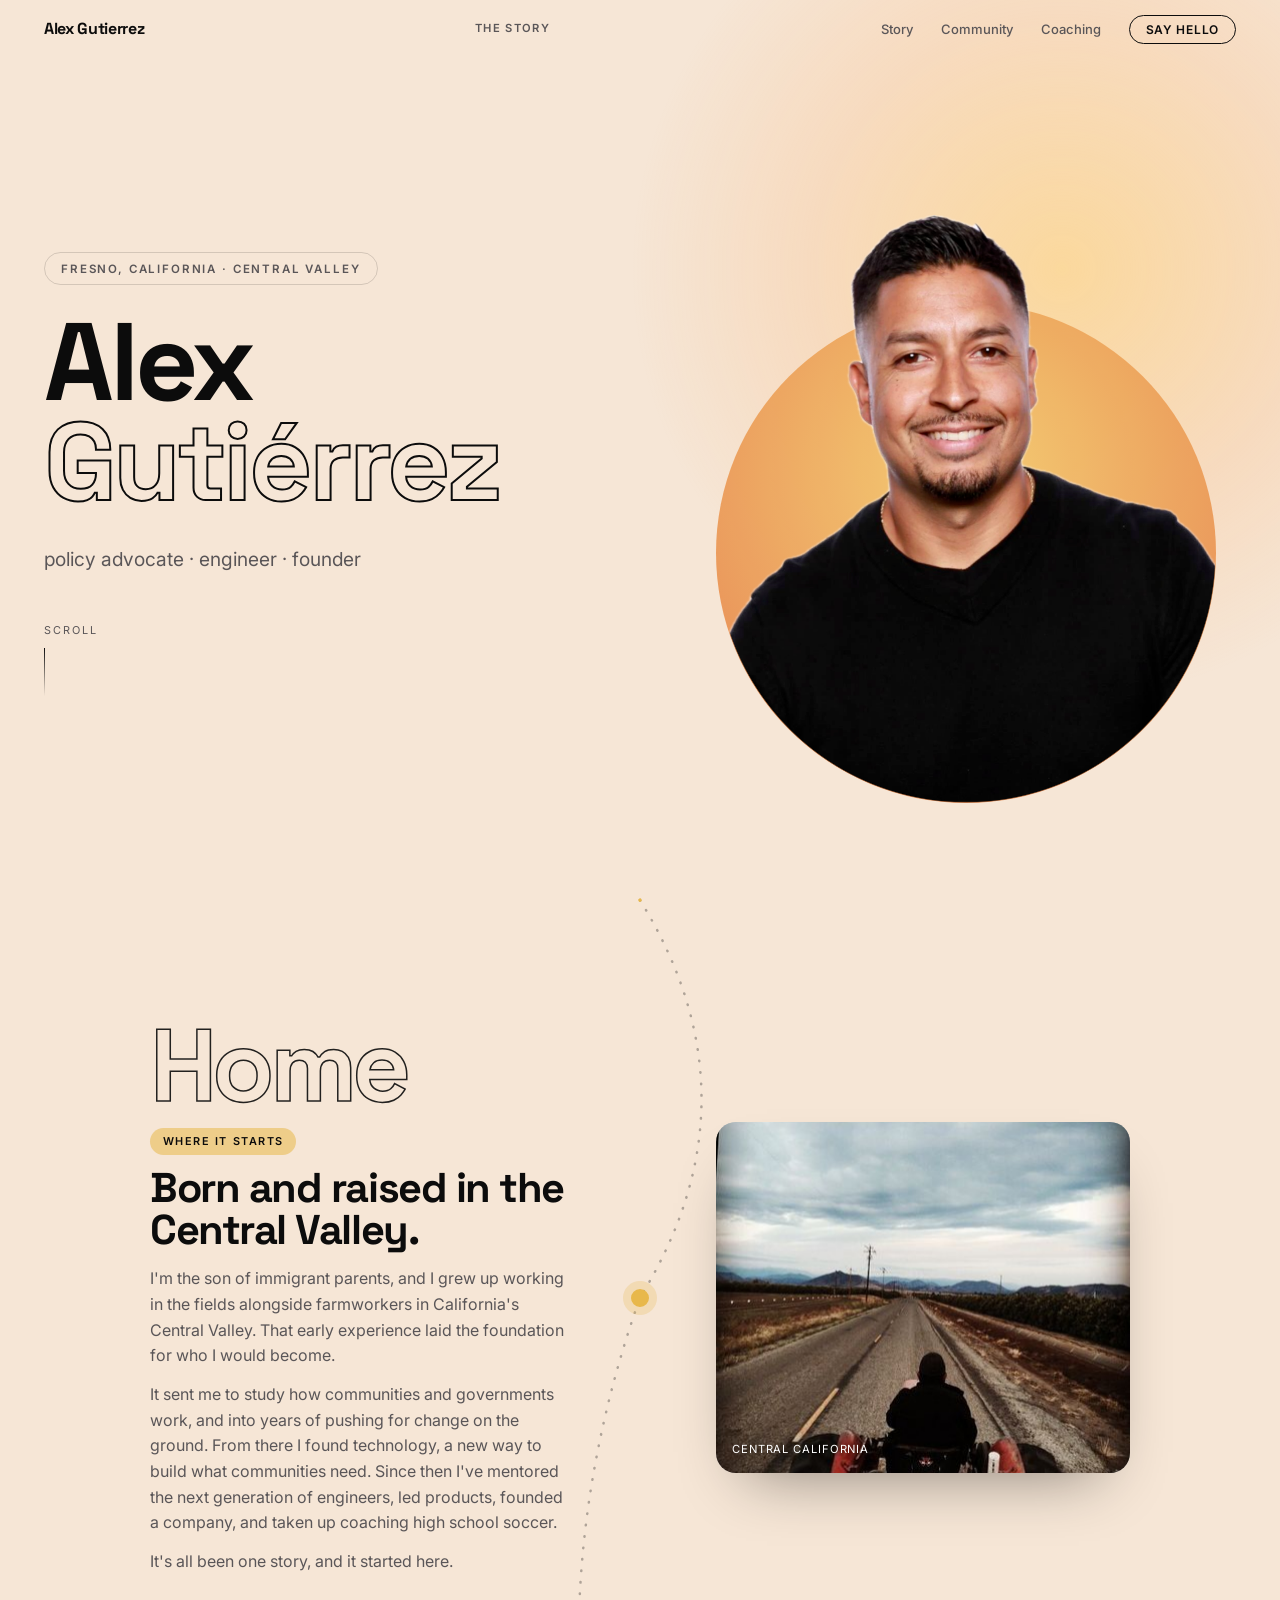
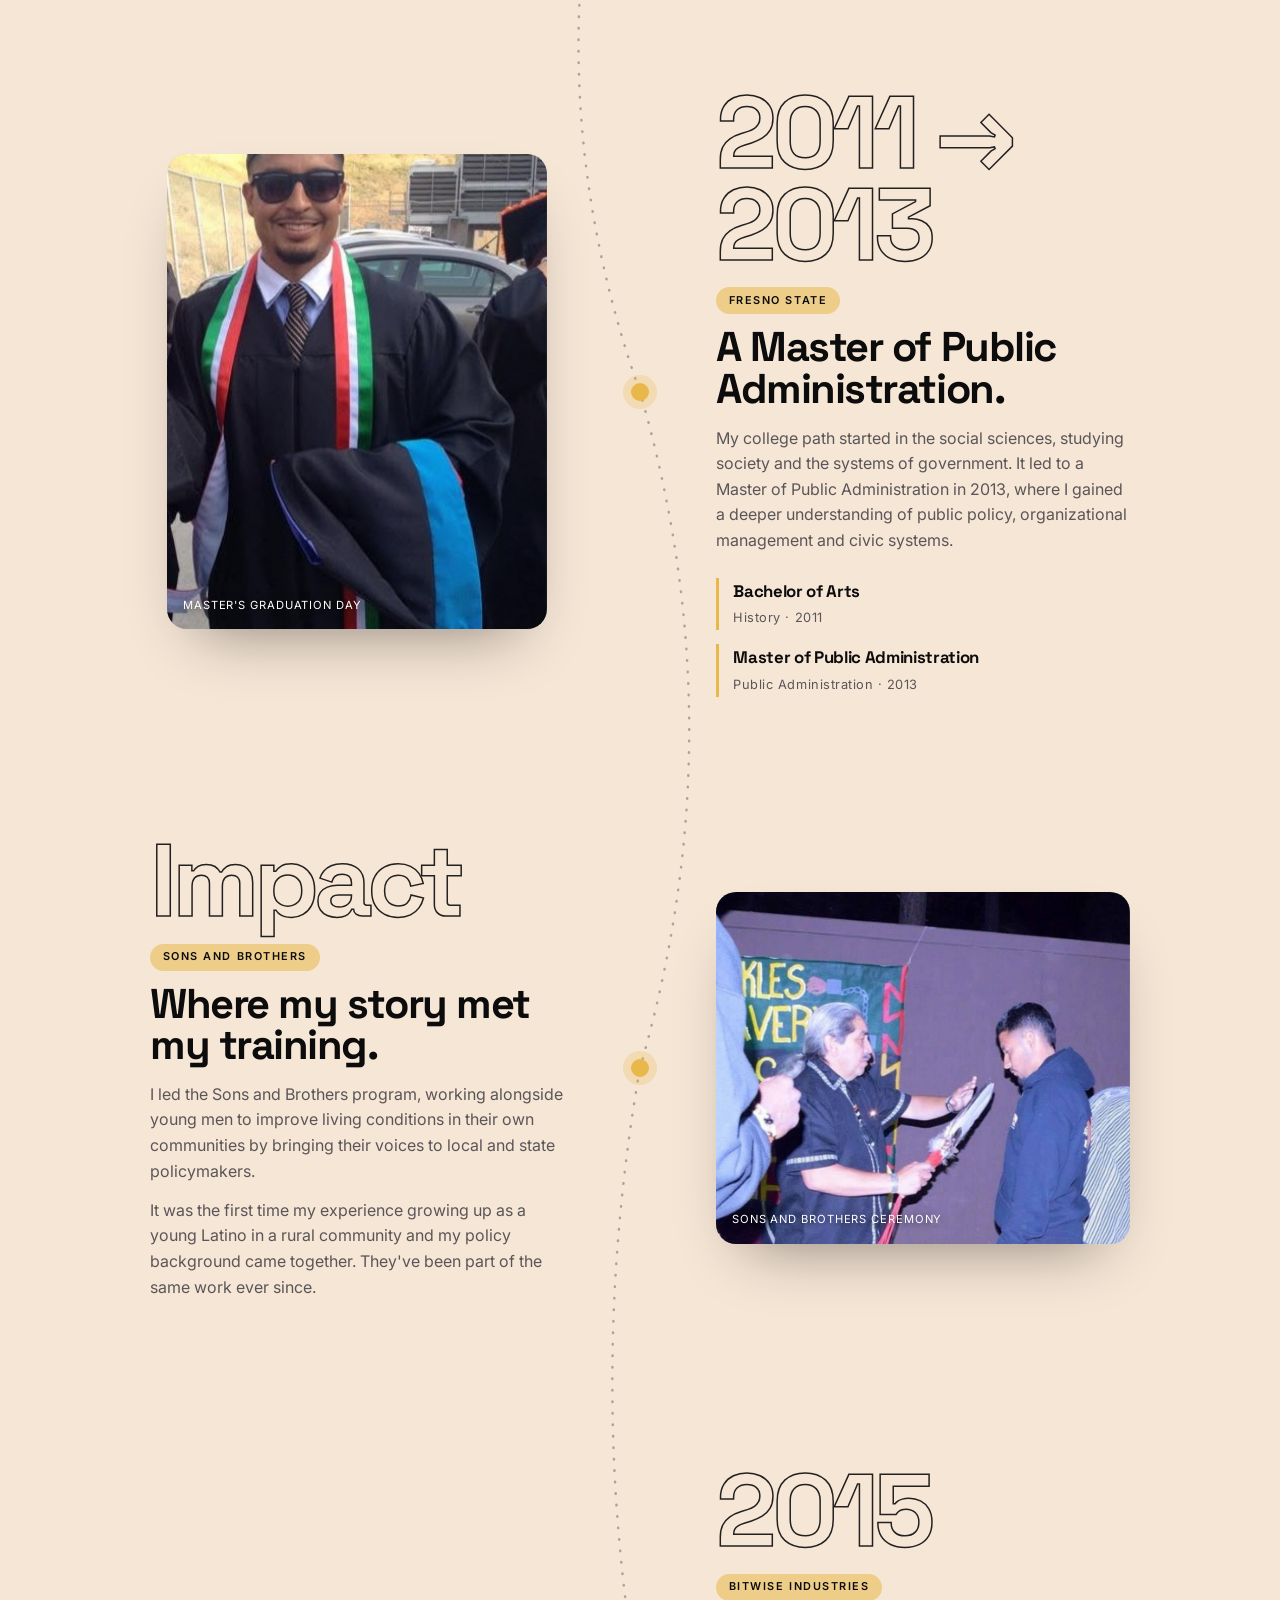
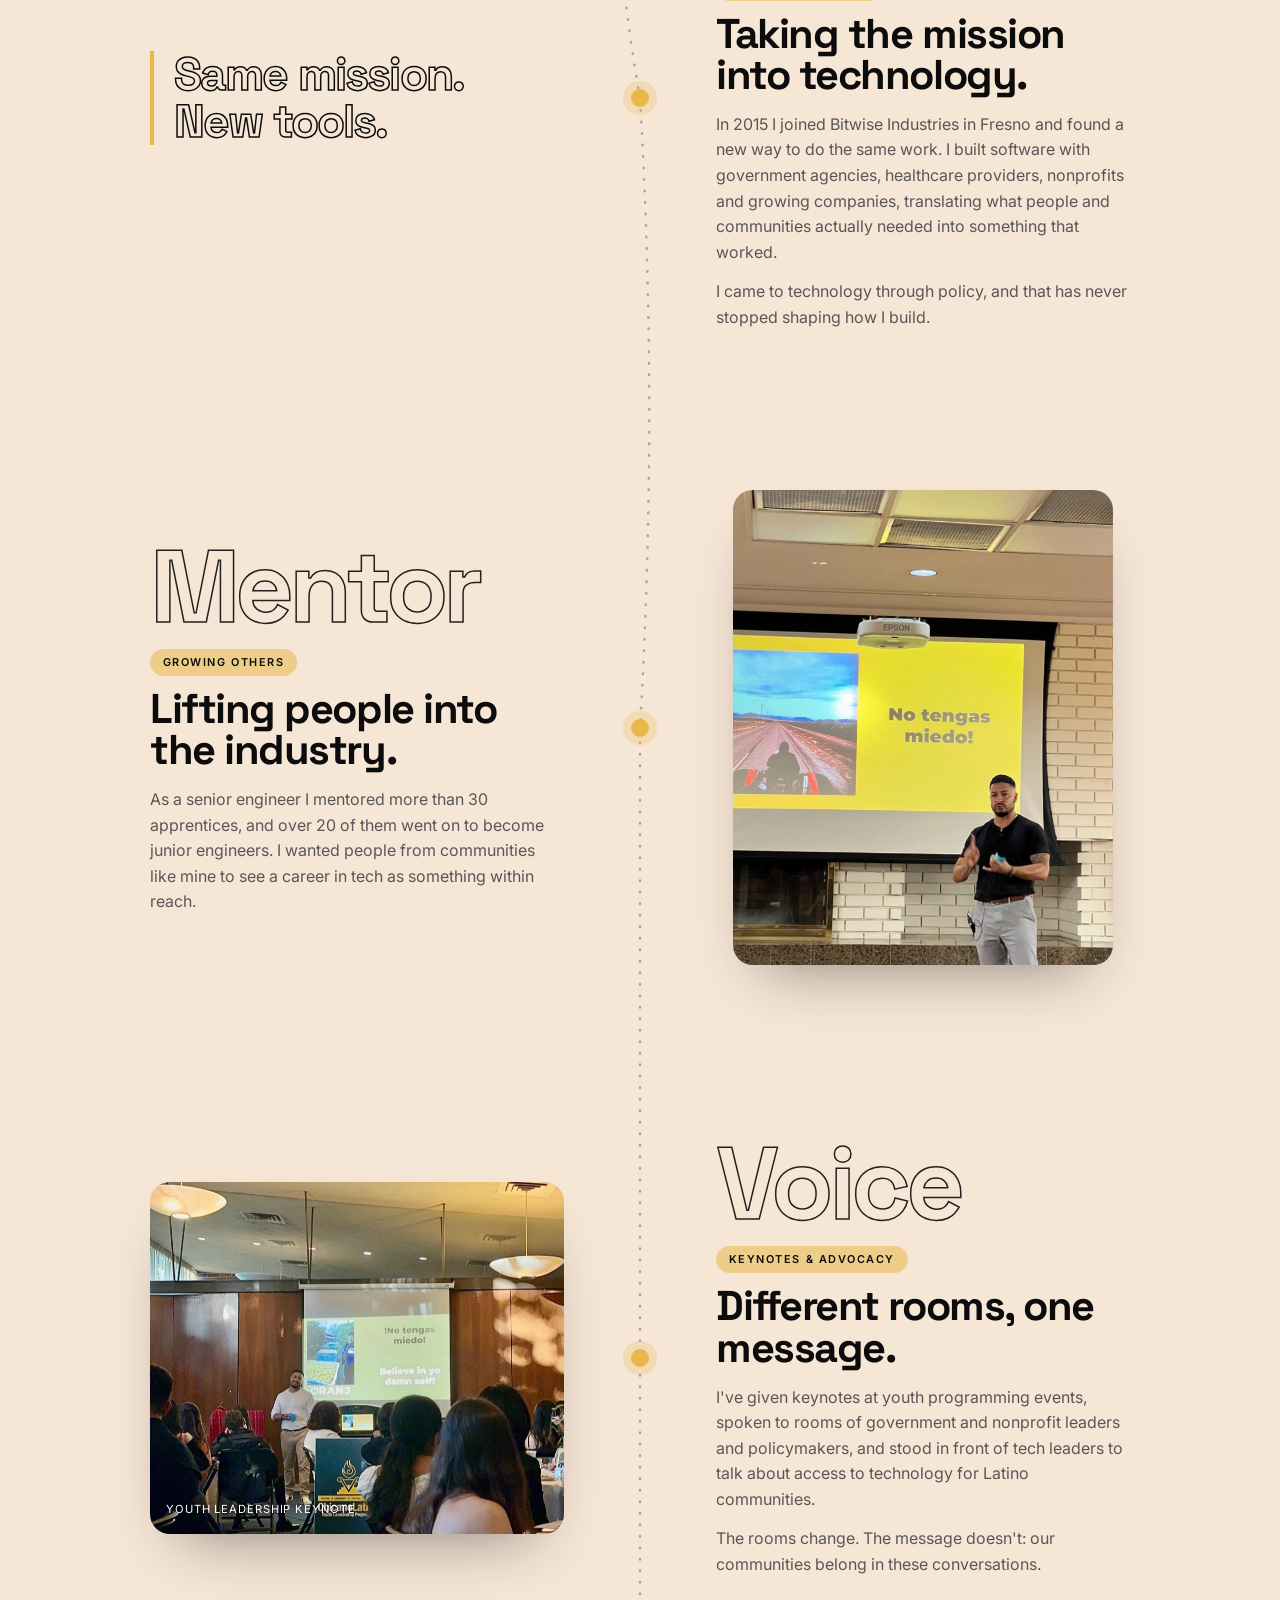
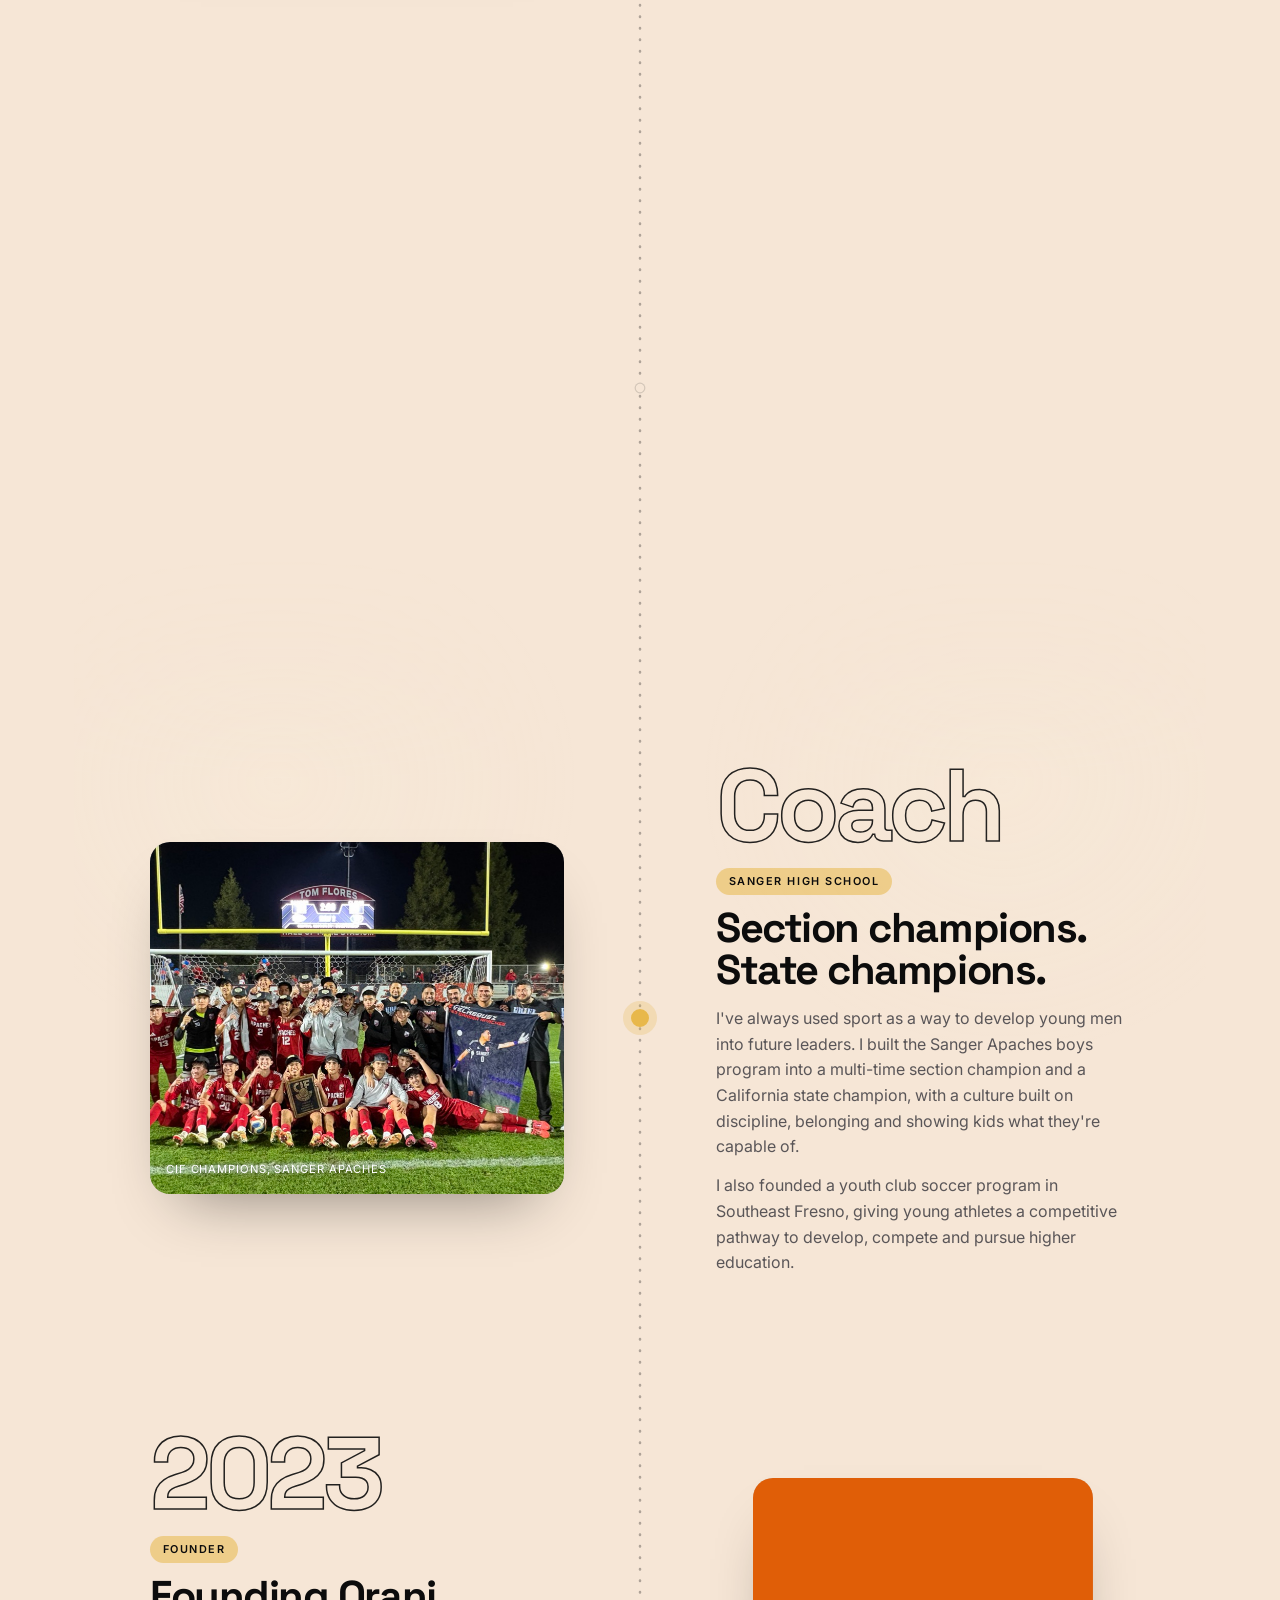
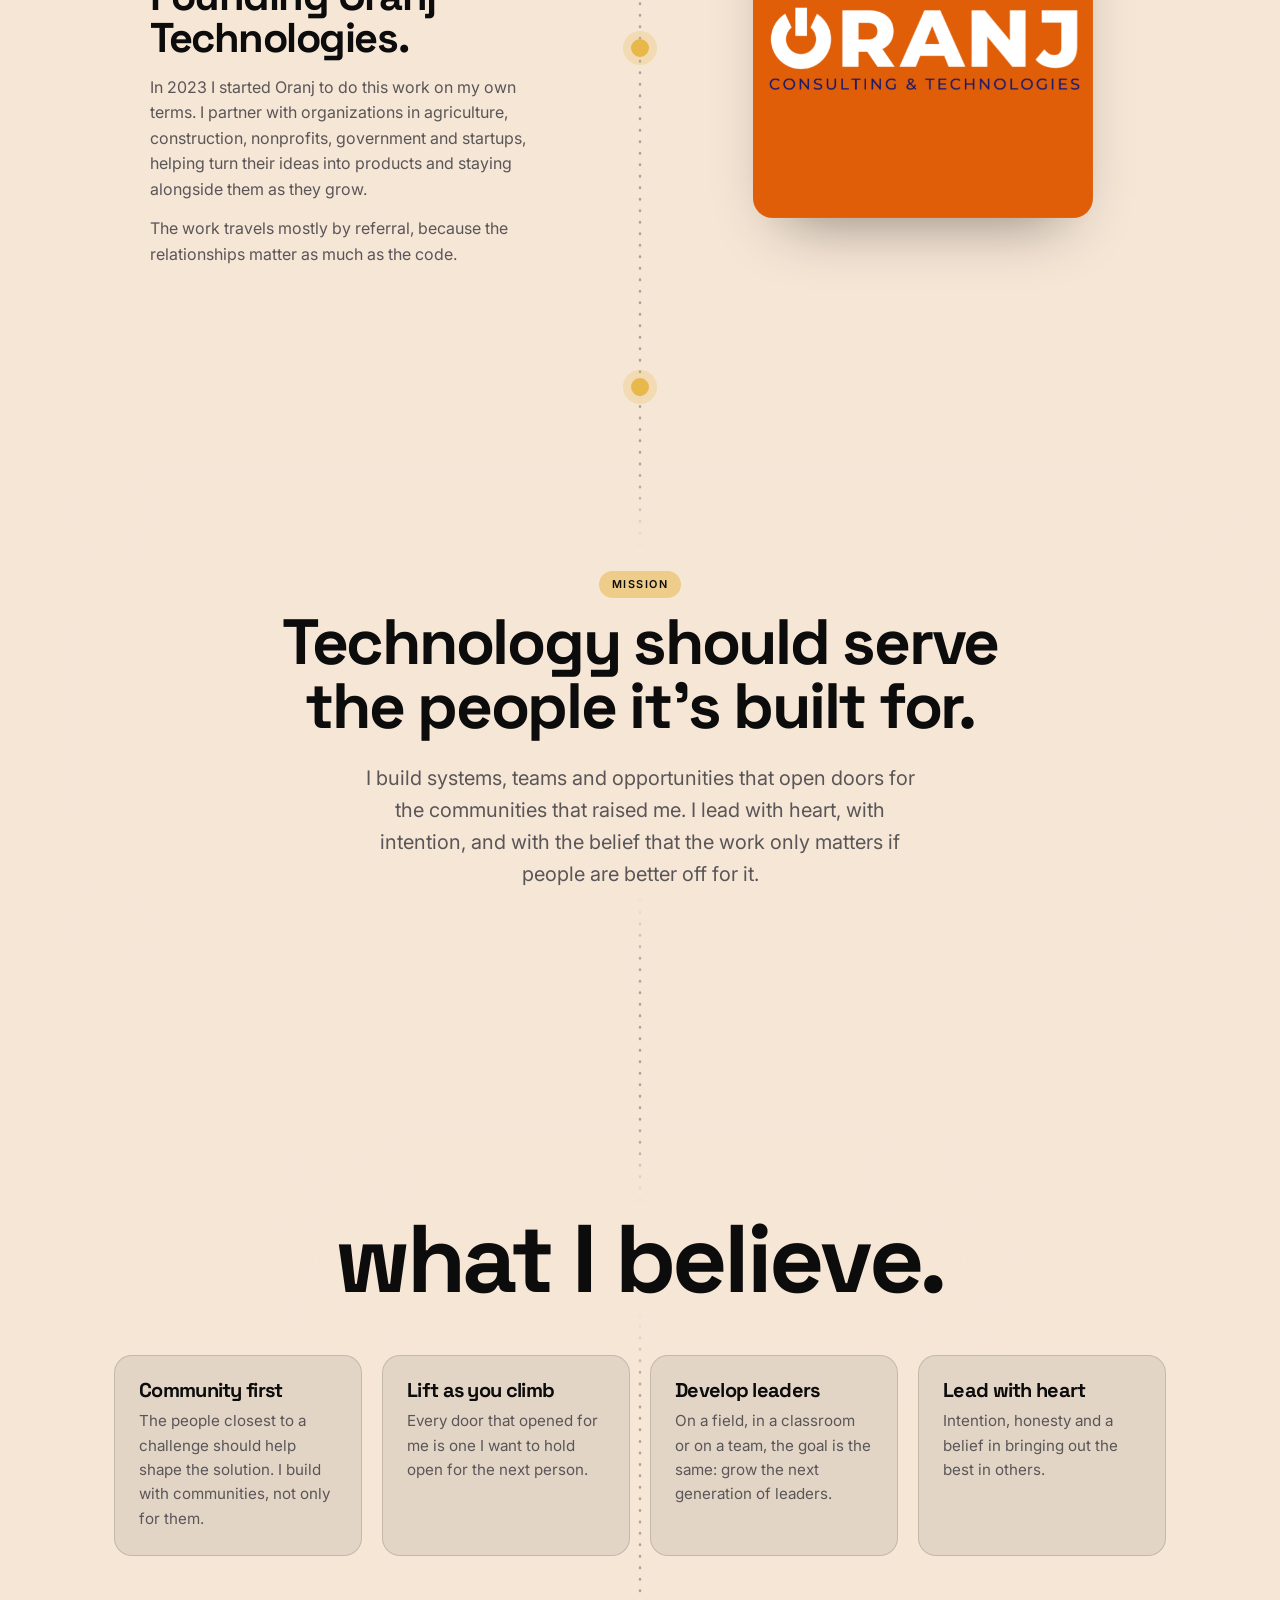
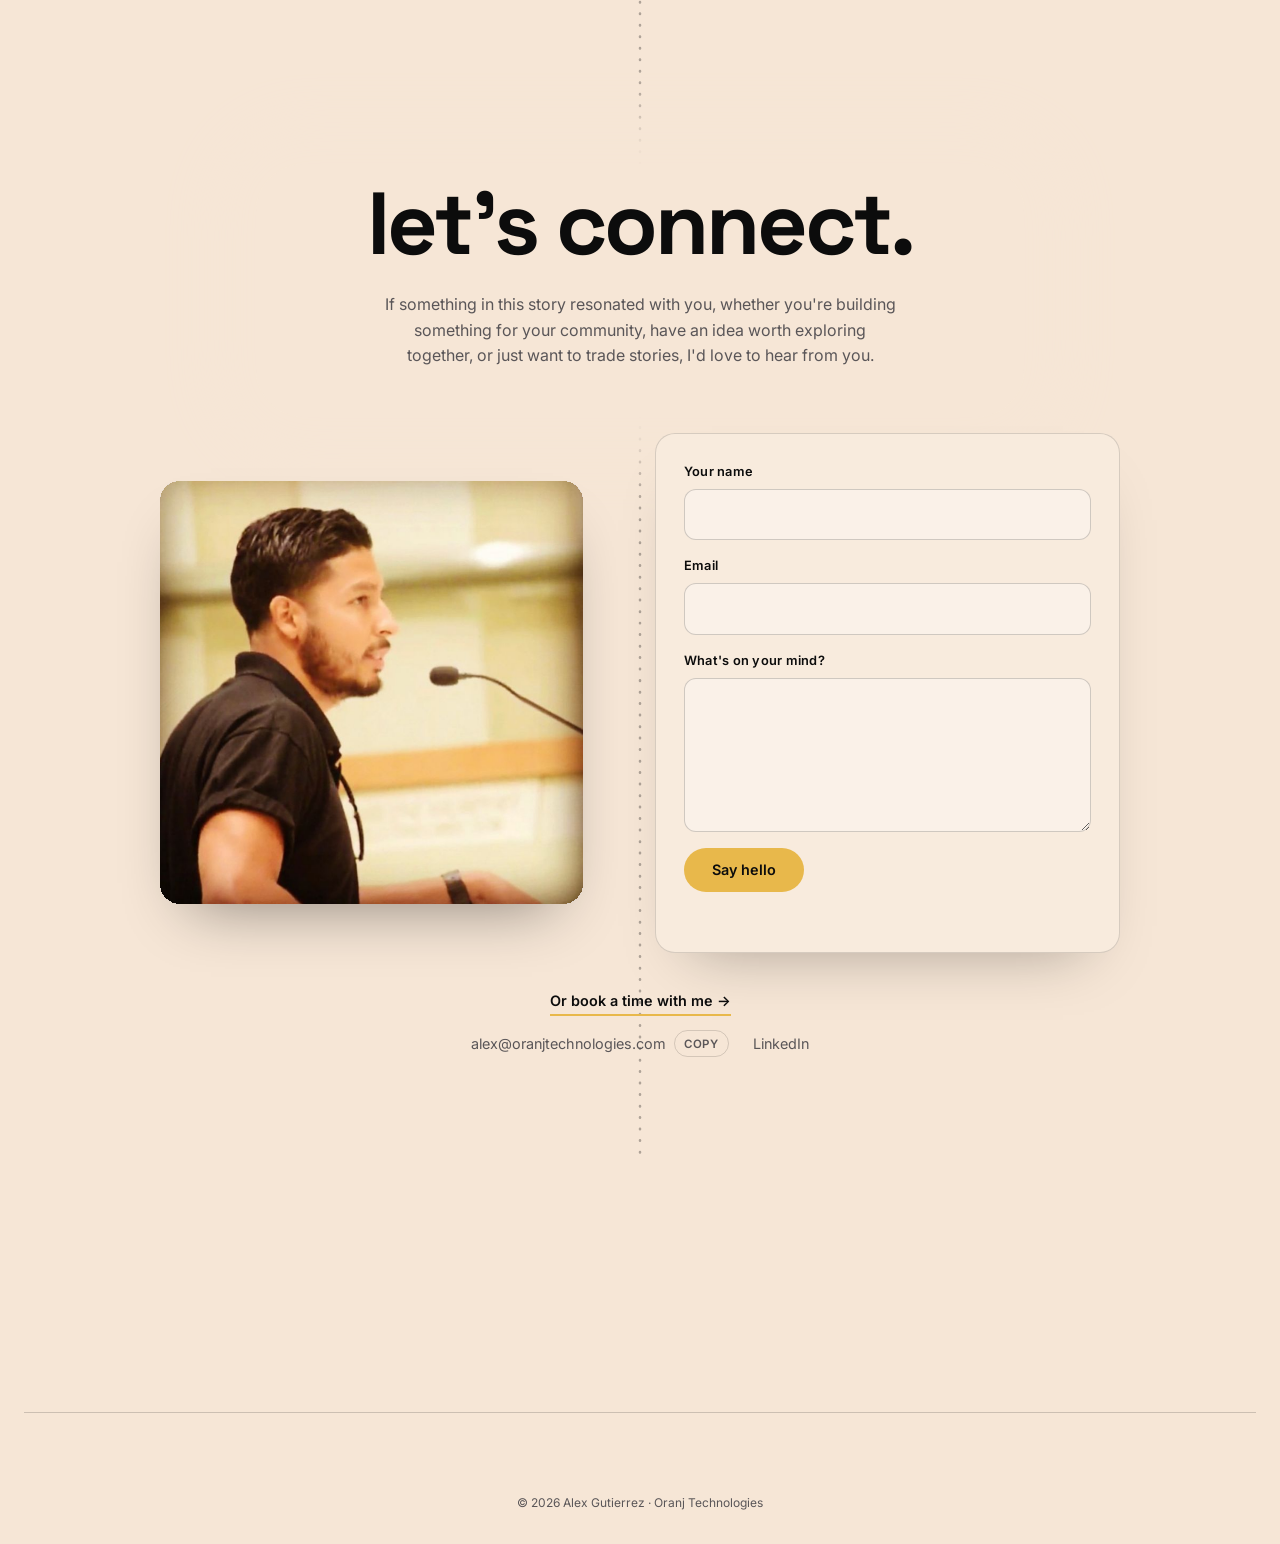
<file: index.html>
<!DOCTYPE html>
<html lang="en">
<head>
  <meta charset="UTF-8">
  <meta name="viewport" content="width=device-width, initial-scale=1.0">
  <title>Alex Gutierrez — A Life Built in the Central Valley</title>
  <meta name="description" content="Son of immigrant parents from California's Central Valley. Policy advocate, engineer, founder and coach. Scroll the story.">
  <meta property="og:title" content="Alex Gutierrez — A Life Built in the Central Valley">
  <meta property="og:description" content="Son of immigrant parents from California's Central Valley. Policy advocate, engineer, founder and coach. Scroll the story.">
  <meta property="og:url" content="https://alexgutierrez.tech/">
  <meta property="og:image" content="https://alexgutierrez.tech/images/og-card.png">
  <meta property="og:image:width" content="1200">
  <meta property="og:image:height" content="630">
  <meta property="og:image:alt" content="Alex Gutiérrez, policy advocate, engineer, founder">
  <meta name="twitter:card" content="summary_large_image">
  <meta name="twitter:image" content="https://alexgutierrez.tech/images/og-card.png">
  <meta property="og:type" content="website">
  <link rel="preconnect" href="https://fonts.googleapis.com">
  <link rel="preconnect" href="https://fonts.gstatic.com" crossorigin>
  <link href="https://fonts.googleapis.com/css2?family=Space+Grotesk:wght@400;500;600;700&family=Inter:wght@300;400;500;600&display=swap" rel="stylesheet">
  <link rel="shortcut icon" href="images/favicon.ico" type="image/x-icon">
  <link rel="apple-touch-icon" href="images/webclip.png">
  <style>
    :root {
      --bg: #F3EBDD;
      --ink: #0C0C0C;
      --muted: #5A5658;
      --amber: #E8B84B;
      --card: rgba(255,255,255,.62);
      --line: rgba(12,12,12,.14);
      --spine: 50%;
    }
    *, *::before, *::after { margin: 0; padding: 0; box-sizing: border-box; }
    html { overflow-x: hidden; }
    html { scroll-behavior: smooth; }
    body {
      font-family: 'Inter', sans-serif;
      background: var(--bg);
      color: var(--ink);
      line-height: 1.6;
      overflow-x: clip;
      transition: color .5s ease;
    }
    body.dark { --ink: #F5F4EF; --muted: #B5B0A8; --card: rgba(255,255,255,.07); --line: rgba(245,244,239,.18); }
    a { color: inherit; text-decoration: none; }
    img { display: block; max-width: 100%; }
    h1, h2, h3, .display { font-family: 'Space Grotesk', sans-serif; letter-spacing: -0.035em; line-height: 1; }

    /* ── NAV ── */
    .nav { position: fixed; inset: 0 0 auto 0; z-index: 50; padding: 1rem 0; transition: background .3s, backdrop-filter .3s; }
    .nav.scrolled { background: color-mix(in srgb, var(--bg) 85%, transparent); backdrop-filter: blur(12px); }
    .nav-inner { max-width: 1240px; margin: 0 auto; padding: 0 1.5rem; display: flex; align-items: center; justify-content: space-between; gap: 1rem; }
    .nav-logo { font-family: 'Space Grotesk', sans-serif; font-weight: 700; letter-spacing: -.02em; }
    .nav-links { display: flex; gap: 1.75rem; list-style: none; align-items: center; }
    .nav-links a { font-size: .8125rem; font-weight: 500; color: var(--muted); transition: color .2s; }
    .nav-links a:hover { color: var(--ink); }
    .nav-links .nav-cta { color: var(--ink); border: 1.5px solid var(--ink); border-radius: 100px; padding: .4rem 1rem; font-size: .75rem; font-weight: 600; letter-spacing: .06em; text-transform: uppercase; }
    .nav-links .nav-cta:hover { background: var(--ink); color: var(--bg); }
    .era-pill { font-size: .7rem; font-weight: 600; letter-spacing: .12em; text-transform: uppercase; color: var(--muted); }
    @media (max-width: 760px) { .nav-links li:not(:last-child) { display: none; } }

    /* ── PROGRESS ── */
    .progress { position: fixed; top: 0; left: 0; height: 3px; width: 100%; background: var(--amber); transform-origin: 0 50%; transform: scaleX(0); z-index: 60; }

    /* ── HERO ── */
    .hero { min-height: 100svh; position: relative; overflow: hidden; display: flex; padding-top: 5rem; }
    .hero-inner { width: 100%; max-width: 1240px; margin: 0 auto; padding: 0 1.5rem; display: grid; grid-template-columns: 1.15fr 1fr; gap: 2rem; align-items: center; }
    .hero-copy { padding-bottom: 2rem; }
    .hero-figure { display: flex; justify-content: center; align-self: center; }
    .orb { --w: min(500px, 40vw); position: relative; width: var(--w); height: var(--w); margin-top: calc(var(--w) * .25); }
    .hero-sun { position: absolute; inset: 0; border-radius: 50%; background: radial-gradient(circle at 50% 35%, #F4CD6E, #E8844B 85%); opacity: 0; transform: scale(.55); animation: sun 1.4s .1s cubic-bezier(.2,.8,.2,1) forwards; }
    /* body clipped by the sun circle, head allowed to break out above its centre line */
    .cut { position: absolute; left: 0; right: 0; bottom: 0; top: calc(var(--w) * -.25); opacity: 0; transform: translateY(50px); animation: rise 1.2s .4s cubic-bezier(.2,.8,.2,1) forwards;
      -webkit-mask-image: radial-gradient(circle calc(var(--w) / 2) at 50% 60%, #000 99.5%, transparent 100%), linear-gradient(#000, #000);
      mask-image: radial-gradient(circle calc(var(--w) / 2) at 50% 60%, #000 99.5%, transparent 100%), linear-gradient(#000, #000);
      -webkit-mask-size: 100% 100%, 100% 60%; mask-size: 100% 100%, 100% 60%;
      -webkit-mask-position: 0 0, 0 0; mask-position: 0 0, 0 0;
      -webkit-mask-repeat: no-repeat; mask-repeat: no-repeat; }
    .cut img { position: absolute; left: -6%; bottom: 0; width: 112%; height: auto; max-width: none; }
    @keyframes sun { to { opacity: .92; transform: none; } }
    .hero-kicker { display: inline-block; font-size: .72rem; font-weight: 600; letter-spacing: .16em; text-transform: uppercase; color: var(--muted); border: 1px solid var(--line); border-radius: 100px; padding: .4rem 1rem; margin-bottom: 1.75rem; }
    .hero h1 { font-size: clamp(3.2rem, 8.6vw, 8.5rem); line-height: .9; }
    .hero h1 span { display: block; opacity: 0; transform: translateY(40px); animation: rise .9s cubic-bezier(.2,.8,.2,1) forwards; }
    .hero h1 span:nth-child(2) { animation-delay: .12s; color: transparent; -webkit-text-stroke: 2px var(--ink); }
    .hero-sub { max-width: 34rem; margin: 2rem 0 0; font-size: clamp(1rem, 1.6vw, 1.2rem); color: var(--muted); opacity: 0; animation: rise .9s .4s cubic-bezier(.2,.8,.2,1) forwards; }
    .scroll-cue { margin-top: 3rem; display: flex; flex-direction: column; align-items: flex-start; gap: .5rem; font-size: .68rem; letter-spacing: .18em; text-transform: uppercase; color: var(--muted); }
    .scroll-cue i { width: 1px; height: 48px; background: linear-gradient(var(--ink), transparent); animation: drip 1.8s ease-in-out infinite; transform-origin: top; }
    @keyframes drip { 0% { transform: scaleY(0); } 50% { transform: scaleY(1); } 100% { transform: scaleY(1); opacity: 0; } }
    @keyframes rise { to { opacity: 1; transform: none; } }

    /* ── TIMELINE ── */
    .timeline { position: relative; max-width: 1180px; margin: 0 auto; padding: 4rem 1.5rem 6rem; }
    /* the road: built in JS through every chapter node; winds through the early years, straightens into tech */
    .road { position: absolute; top: 0; left: 0; width: 100%; height: 100%; overflow: visible; pointer-events: none; z-index: 0; }
    .road-ahead { fill: none; stroke: color-mix(in srgb, var(--ink) 30%, transparent); stroke-width: 2.5; stroke-linecap: round; stroke-dasharray: 0.5 11; transition: stroke .5s; }
    .road-done { fill: none; stroke: url(#roadGrad); stroke-width: 3.5; stroke-linecap: round; }
    .traveler { fill: #FFD27A; filter: drop-shadow(0 0 6px rgba(255,190,90,.95)) drop-shadow(0 0 16px rgba(232,132,75,.7)); }

    /* the sky: a sun that sets, then stars */
    .sky { position: fixed; inset: 0; z-index: 0; pointer-events: none; overflow: hidden; }
    .sky-sun { position: absolute; right: -18vmax; top: -14vmax; width: 70vmax; height: 70vmax; border-radius: 50%; background: radial-gradient(circle, rgba(255,205,110,.55), rgba(255,170,90,.18) 40%, transparent 68%); will-change: transform, opacity; }
    .sky-sun::after { content: ''; position: absolute; inset: 0; border-radius: 50%; background: radial-gradient(circle, rgba(240,110,70,.55), rgba(200,60,50,.18) 40%, transparent 68%); opacity: var(--dusk, 0); }
    .stars { position: absolute; inset: 0; opacity: 0; }
    .star { position: absolute; border-radius: 50%; background: #fff; animation: twinkle 3.5s ease-in-out infinite; }
    @keyframes twinkle { 0%, 100% { opacity: .25; } 50% { opacity: 1; } }
    .journey { position: relative; }
    .hero, .timeline, .bring, .contact, footer { position: relative; z-index: 1; }
    /* centred blocks sit on a soft patch of the live background so the road passes "under" them */
    .chapter.solo .text, .bring-title, .contact-inner { background: var(--bg); box-shadow: 0 0 50px 44px var(--bg); border-radius: 48px; }
    .bring-title { width: fit-content; margin-left: auto; margin-right: auto; }


    /* closing sunrise: the road ends here */
    .contact { padding-bottom: 0; overflow: hidden; }
    .contact-inner { max-width: 48rem; margin: 0 auto; padding: 1rem 1.5rem; }
    .horizon { --sw: min(520px, 80vw); position: relative; height: calc(var(--sw) / 2); margin-top: 6rem; clip-path: inset(-200% -100% 0 -100%); pointer-events: none; }
    .horizon::after { content: ''; position: absolute; left: 0; right: 0; bottom: 0; height: 1px; background: color-mix(in srgb, var(--ink) 18%, transparent); }
    .sunrise { position: absolute; left: 50%; top: 0; width: var(--sw); aspect-ratio: 1; margin-left: calc(var(--sw) / -2); transform: translateY(var(--rise, 100%)); will-change: transform; }
    .sunrise::before { content: ''; position: absolute; inset: -45%; border-radius: 50%; background: radial-gradient(circle, rgba(255,201,112,.6) 28%, rgba(255,168,88,.22) 46%, transparent 68%); opacity: var(--glow, 0); }
    .sun-rays { position: absolute; inset: -60%; border-radius: 50%; background: repeating-conic-gradient(rgba(246,170,80,.2) 0deg 3.5deg, transparent 3.5deg 15deg); -webkit-mask-image: radial-gradient(circle, #000 30%, transparent 62%); mask-image: radial-gradient(circle, #000 30%, transparent 62%); opacity: var(--glow, 0); animation: spin 140s linear infinite; }
    @keyframes spin { to { transform: rotate(360deg); } }
    /* flat disk, gold at the top warming toward the horizon, with sunrise bands near the line */
    .sun-disk { position: absolute; inset: 0; border-radius: 50%; background: linear-gradient(to bottom, #FFE08A 0%, #FDBE5C 22%, #F69A4C 40%, #EC7444 50%);
      -webkit-mask-image: linear-gradient(to bottom, #000 0 31%, transparent 31% 33%, #000 33% 38.5%, transparent 38.5% 41%, #000 41% 44.5%, transparent 44.5% 47.5%, #000 47.5%);
      mask-image: linear-gradient(to bottom, #000 0 31%, transparent 31% 33%, #000 33% 38.5%, transparent 38.5% 41%, #000 41% 44.5%, transparent 44.5% 47.5%, #000 47.5%); }
    .hero-sun::after { content: ''; position: absolute; inset: 0; border-radius: 50%; background: radial-gradient(circle at 50% 35%, #F39A55, #C9432F 85%); opacity: var(--dusk, 0); }
    /* stadium floodlights over the coaching chapter */
    #leadership::before { content: ''; position: absolute; inset: -25% 0 0; z-index: -1; pointer-events: none; background: radial-gradient(ellipse 38% 50% at 18% 30%, rgba(255,248,225,.13), transparent 70%), radial-gradient(ellipse 38% 50% at 82% 30%, rgba(255,248,225,.13), transparent 70%); -webkit-mask-image: linear-gradient(to bottom, transparent, #000 30%, #000 70%, transparent); mask-image: linear-gradient(to bottom, transparent, #000 30%, #000 70%, transparent); opacity: 0; transition: opacity 1.6s ease; }
    #leadership.in::before { opacity: 1; }

    .chapter { position: relative; display: grid; grid-template-columns: 1fr 1fr; gap: 0; align-items: center; min-height: 70vh; padding: 3.5rem 0; }
    .chapter .node { position: absolute; left: var(--spine); top: 50%; width: 18px; height: 18px; border-radius: 50%; background: var(--bg); border: 2px solid var(--line); transform: translate(-50%, -50%) scale(.6); transition: transform .6s cubic-bezier(.3,1.6,.5,1), background .4s, border-color .4s, box-shadow .6s; z-index: 2; }
    .chapter.in .node { background: var(--amber); border-color: var(--amber); transform: translate(-50%, -50%) scale(1); box-shadow: 0 0 0 8px color-mix(in srgb, var(--amber) 25%, transparent); }
    .chapter .text, .chapter .media { opacity: 0; transition: opacity .9s ease, transform 1s cubic-bezier(.2,.8,.2,1); }
    .chapter .text { padding: 0 4.75rem; transform: translateX(-48px); }
    .chapter .media { padding: 0 4.75rem; transform: translateX(48px); }
    .chapter.flip .text { grid-column: 2; grid-row: 1; transform: translateX(48px); }
    .chapter.flip .media { grid-column: 1; grid-row: 1; transform: translateX(-48px); }
    .chapter.in .text, .chapter.in .media { opacity: 1; transform: none; }
    .chapter.in .media { transition-delay: .15s; }
    .chapter.solo { grid-template-columns: 1fr; text-align: center; }
    .chapter.solo .text { padding: 0 1rem; transform: translateY(40px); }
    .chapter.solo.in .text { transform: none; }

    .year { font-family: 'Space Grotesk', sans-serif; font-weight: 700; font-size: clamp(3.5rem, 8vw, 6.5rem); letter-spacing: -.05em; line-height: .9; color: transparent; -webkit-text-stroke: 1.5px var(--ink); opacity: .9; }
    .tag { display: inline-block; margin: 1rem 0 .75rem; font-size: .68rem; font-weight: 600; letter-spacing: .14em; text-transform: uppercase; color: var(--ink); background: color-mix(in srgb, var(--amber) 55%, transparent); border-radius: 100px; padding: .3rem .8rem; }
    .chapter h2 { font-size: clamp(1.7rem, 3.4vw, 2.6rem); margin-bottom: 1rem; }
    .chapter p { color: var(--muted); max-width: 30rem; }
    .chapter.solo p { margin: 0 auto; }
    .chapter p + p { margin-top: .85rem; }
    .chapter ul { margin-top: 1rem; list-style: none; display: grid; gap: .5rem; max-width: 30rem; }
    .chapter li { color: var(--muted); font-size: .95rem; padding-left: 1.25rem; position: relative; }
    .chapter li::before { content: ''; position: absolute; left: 0; top: .7em; width: 7px; height: 2px; background: var(--amber); }
    .stats { display: flex; gap: 2rem; flex-wrap: wrap; margin-top: 1.5rem; }
    .stat b { display: block; font-family: 'Space Grotesk', sans-serif; font-size: clamp(2rem, 4vw, 2.75rem); letter-spacing: -.04em; line-height: 1; }
    .stat span { font-size: .75rem; color: var(--muted); text-transform: uppercase; letter-spacing: .08em; }

    .photo { position: relative; border-radius: 20px; overflow: hidden; box-shadow: 0 30px 60px -30px rgba(0,0,0,.45); aspect-ratio: 4 / 3.4; background: #ccc; }
    .photo.tall { aspect-ratio: 4 / 5; max-width: 380px; margin: 0 auto; }
    .photo img { width: 100%; height: 118%; object-fit: cover; will-change: transform; }
    .photo.shot { aspect-ratio: 16 / 9; background: #111; }
    .photo.shot img { object-fit: cover; height: 100%; }
    .photo-cap { position: absolute; left: 1rem; bottom: .9rem; font-size: .7rem; letter-spacing: .08em; text-transform: uppercase; color: #fff; text-shadow: 0 1px 8px rgba(0,0,0,.7); }
    .link-arrow { display: inline-block; margin-top: 1.25rem; font-weight: 600; font-size: .9rem; border-bottom: 2px solid var(--amber); padding-bottom: 2px; }
    .link-arrow:hover { color: var(--amber); }

    /* ── SKILLS / CONTACT ── */
    .chips { display: flex; flex-wrap: wrap; gap: .5rem; justify-content: center; }
    .chip { font-size: .8rem; padding: .4rem .9rem; border: 1px solid var(--line); border-radius: 100px; background: var(--card); opacity: 0; transform: translateY(12px); transition: opacity .5s, transform .5s; }
    .chips.in .chip { opacity: 1; transform: none; }

    .contact { text-align: center; padding: 7rem 1.5rem 5rem; }
    .contact h2 { font-size: clamp(2.5rem, 7vw, 5.5rem); text-transform: lowercase; margin-bottom: 1.5rem; }
    .contact p { color: var(--muted); max-width: 32rem; margin: 0 auto 2rem; }
    .btn { display: inline-block; font-weight: 600; font-size: .9rem; padding: .85rem 1.75rem; border-radius: 100px; background: var(--amber); color: #0C0C0C; transition: transform .2s, box-shadow .2s; }
    .btn:hover { transform: translateY(-2px); box-shadow: 0 10px 25px -10px var(--amber); }
    .btn.ghost { background: transparent; color: var(--ink); border: 1.5px solid var(--ink); margin-left: .5rem; }
    .socials { margin-top: 2rem; display: flex; gap: 1.5rem; justify-content: center; font-size: .85rem; color: var(--muted); }
    .socials a:hover { color: var(--ink); }
    footer { text-align: center; font-size: .75rem; color: var(--muted); padding: 0 0 2rem; }


    /* story pieces */
    .degrees { margin-top: 1.5rem; display: grid; gap: .9rem; }
    .degrees div { border-left: 3px solid var(--amber); padding-left: .9rem; }
    .degrees b { display: block; font-family: 'Space Grotesk', sans-serif; font-size: 1.05rem; letter-spacing: -.02em; }
    .degrees span { font-size: .8rem; color: var(--muted); letter-spacing: .04em; }
    .pull { font-family: 'Space Grotesk', sans-serif; font-weight: 700; font-size: clamp(1.8rem, 3.6vw, 3rem); line-height: 1.02; letter-spacing: -.04em; color: transparent; -webkit-text-stroke: 1.5px var(--ink); padding-left: 1.25rem; border-left: 4px solid var(--amber); }
    .photo.square { aspect-ratio: 1; max-width: 340px; margin: 0 auto; }
    .photo.square img { height: 100%; object-fit: cover; }
    .mission h2 { font-size: clamp(2rem, 5.2vw, 4rem); max-width: 18ch; margin: 0 auto 1.5rem; }
    .mission p { font-size: clamp(1.05rem, 1.6vw, 1.25rem); max-width: 36rem; }
    .chapter.solo { min-height: 80vh; }
    .chapter.solo .node { top: 1.5rem; }

    /* what I bring */
    .bring { max-width: 1100px; margin: 0 auto; padding: 2rem 1.5rem 6rem; }
    .bring-title { font-size: clamp(2.5rem, 8vw, 6rem); text-align: center; margin-bottom: 3rem; }
    .bring-grid { display: grid; grid-template-columns: repeat(auto-fit, minmax(230px, 1fr)); gap: 1.25rem; }
    .bring-item { padding: 1.5rem; border: 1px solid var(--line); border-radius: 18px; background: color-mix(in srgb, var(--bg) 92%, var(--ink)); }
    .bring-item h3 { font-size: 1.25rem; margin-bottom: .6rem; }
    .bring-item p { color: var(--muted); font-size: .95rem; }
    .reveal { opacity: 0; transform: translateY(28px); transition: opacity .8s ease, transform .9s cubic-bezier(.2,.8,.2,1); }
    .reveal.in { opacity: 1; transform: none; }
    .bring-item:nth-child(2) { transition-delay: .08s; } .bring-item:nth-child(3) { transition-delay: .16s; } .bring-item:nth-child(4) { transition-delay: .24s; }
    /* connect: photo + form */
    .connect { max-width: 960px; margin: 1rem auto 0; display: grid; grid-template-columns: 1fr 1.1fr; gap: 4.5rem; align-items: center; text-align: left; }
    .connect-photo { aspect-ratio: 1; }
    .connect-photo img { height: 100%; }
    .connect-card { background: color-mix(in srgb, var(--bg) 82%, #fff); border: 1px solid var(--line); border-radius: 20px; padding: 1.75rem; box-shadow: 0 30px 60px -36px rgba(0,0,0,.35); }
    .connect-form { display: grid; gap: 1rem; }
    .connect-form label { display: grid; gap: .4rem; font-size: .8rem; font-weight: 600; letter-spacing: .02em; color: var(--ink); }
    .connect-form input, .connect-form textarea { font: inherit; font-size: 1rem; font-weight: 400; color: var(--ink); background: color-mix(in srgb, var(--bg) 55%, #fff); border: 1px solid color-mix(in srgb, var(--ink) 18%, transparent); border-radius: 12px; padding: .75rem .9rem; width: 100%; transition: border-color .2s, box-shadow .2s; }
    .connect-form textarea { resize: vertical; min-height: 7.5rem; }
    .connect-form input:focus, .connect-form textarea:focus { outline: none; border-color: var(--amber); box-shadow: 0 0 0 3px color-mix(in srgb, var(--amber) 35%, transparent); }
    .connect-form .btn { justify-self: start; border: 0; cursor: pointer; font-family: inherit; }
    .connect-form .btn[disabled] { opacity: .6; cursor: progress; transform: none; }
    .hp { position: absolute; left: -9999px; width: 1px; height: 1px; opacity: 0; }
    .form-status { font-size: .85rem; color: var(--muted); min-height: 1.2em; margin: 0 !important; max-width: none !important; }
    .form-status.err { color: #B3402F; }
    .connect-thanks { padding: 2.5rem .5rem; text-align: center; }
    .connect-thanks:focus { outline: none; }
    .connect-thanks h3 { font-size: 1.8rem; margin-bottom: .75rem; }
    .connect-thanks p { margin: 0 auto !important; }
    .connect-alt { margin-top: 2.25rem; display: grid; gap: .9rem; justify-items: center; font-size: .9rem; }
    .book-link { font-weight: 600; border-bottom: 2px solid var(--amber); padding-bottom: 2px; }
    .alt-row { display: flex; gap: 1.5rem; align-items: center; color: var(--muted); flex-wrap: wrap; justify-content: center; }
    .alt-row a:hover, .copy-email:hover { color: var(--ink); }
    .email-row { display: inline-flex; align-items: center; gap: .5rem; }
    .copy-email { font: inherit; font-size: .72rem; font-weight: 600; letter-spacing: .06em; text-transform: uppercase; color: var(--muted); background: none; border: 1px solid var(--line); border-radius: 100px; padding: .2rem .6rem; cursor: pointer; }
    .cta-row { display: flex; gap: .75rem; justify-content: center; flex-wrap: wrap; }
    .btn.ghost { margin-left: 0; }

    /* photo lightbox */
    .zoomable img { cursor: zoom-in; }
    .lb { position: fixed; inset: 0; z-index: 100; background: rgba(8,8,8,0); transition: background .45s ease; cursor: zoom-out; }
    .lb.on { background: rgba(8,8,8,.93); }
    .lb img { position: absolute; object-fit: cover; box-shadow: 0 30px 80px -20px rgba(0,0,0,.8); transition: left .55s cubic-bezier(.2,.8,.2,1), top .55s cubic-bezier(.2,.8,.2,1), width .55s cubic-bezier(.2,.8,.2,1), height .55s cubic-bezier(.2,.8,.2,1), border-radius .55s ease; }
    .lb-x { position: absolute; top: 1rem; right: 1rem; width: 44px; height: 44px; border-radius: 50%; border: 0; background: rgba(255,255,255,.14); color: #fff; font-size: 1.4rem; line-height: 1; cursor: pointer; opacity: 0; transition: opacity .4s .2s; }
    .lb.on .lb-x { opacity: 1; }

    /* ── MOBILE ── */
    @media (max-width: 860px) {
      :root { --spine: 22px; }
      .chapter, .chapter.flip { grid-template-columns: 1fr; gap: 1.75rem; min-height: 0; padding: 3rem 0 3rem 3rem; }
      .chapter .text, .chapter .media, .chapter.flip .text, .chapter.flip .media { grid-column: 1; grid-row: auto; padding: 0; transform: translateY(36px); }
      .chapter.solo { text-align: left; }
      .mission h2 { margin-left: 0; }
      .pull { font-size: 2.1rem; }
      .hero { padding: 5.5rem 0 3rem; }
      .connect { grid-template-columns: 1fr; gap: 1.75rem; }
      .connect-photo { aspect-ratio: 4 / 3; }
      .connect-card { padding: 1.25rem; }
      .hero-inner { grid-template-columns: 1fr; gap: .5rem; text-align: center; }
      .hero-copy { padding: 2rem 0 0; }
      .hero-sub { margin: 1.25rem auto 0; }
      .hero-inner { align-content: center; }
      .orb { --w: min(340px, 74vw); }
      .scroll-cue { display: none; }
      .chapter.solo p { margin: 0; }
      .chapter .media { order: 2; }
      .timeline { padding-left: 1rem; padding-right: 1rem; }
      .photo.tall { max-width: 300px; margin: 0; }
    }
    @media (min-width: 861px) { .edu-stats { justify-content: center; } }
    @media (max-width: 860px) { .chapter .node { top: 4.6rem; } .chapter.solo .node { top: 1.5rem; } }
    @media (prefers-reduced-motion: reduce) {
      html { scroll-behavior: auto; }
      *, *::before, *::after { animation: none !important; transition: none !important; }
      .hero h1 span, .hero-sub, .cut, .hero-sun, .reveal, .chapter .text, .chapter .media, .chip { opacity: 1 !important; transform: none !important; }
      .sun-rays { animation: none !important; }
      .star { opacity: .7; }
    }
  </style>
</head>
<body>
  <div class="sky" aria-hidden="true"><div class="sky-sun" id="skySun"></div><div class="stars" id="stars"></div></div>
  <div class="progress" id="progress"></div>

  <nav class="nav" id="nav">
    <div class="nav-inner">
      <a href="index.html" class="nav-logo">Alex Gutierrez</a>
      <span class="era-pill" id="era">The story</span>
      <ul class="nav-links">
        <li><a href="#roots">Story</a></li>
        <li><a href="#impact">Community</a></li>
        <li><a href="#leadership">Coaching</a></li>
        <li><a href="#contact" class="nav-cta">Say hello</a></li>
      </ul>
    </div>
  </nav>

  <header class="hero" data-bg="#F6E6D6" data-era="The story">
    <div class="hero-inner">
      <div class="hero-copy">
        <span class="hero-kicker">Fresno, California · Central Valley</span>
        <h1><span>Alex</span><span>Gutiérrez</span></h1>
        <p class="hero-sub">policy advocate · engineer · founder</p>
        <div class="scroll-cue"><span>Scroll</span><i></i></div>
      </div>
      <div class="hero-figure" aria-hidden="true">
        <div class="orb">
          <div class="hero-sun"></div>
          <div class="cut"><img src="images/alex-cutout.png" alt="" width="953" height="1000"></div>
        </div>
      </div>
    </div>
  </header>

  <div class="journey" id="journey">
  <svg class="road" id="road" aria-hidden="true">
      <defs><linearGradient id="roadGrad" gradientUnits="userSpaceOnUse" x1="0" y1="0" x2="0" y2="1000"><stop offset="0" stop-color="#E8B84B"/><stop offset=".55" stop-color="#E8844B"/><stop offset="1" stop-color="#E8B84B"/></linearGradient></defs>
      <path class="road-ahead" id="roadAhead"/><path class="road-done" id="roadDone"/><circle class="traveler" id="traveler" r="6" cx="-20" cy="-20"/>
    </svg>

  <main class="timeline" id="timeline">

    <!-- HOME -->
    <section class="chapter" data-bg="#F1E3CA" data-era="Roots" id="roots">
      <div class="node"></div>
      <div class="text">
        <div class="year">Home</div>
        <span class="tag">Where it starts</span>
        <h2>Born and raised in the Central Valley.</h2>
        <p>I'm the son of immigrant parents, and I grew up working in the fields alongside farmworkers in California's Central Valley. That early experience laid the foundation for who I would become.</p>
        <p>It sent me to study how communities and governments work, and into years of pushing for change on the ground. From there I found technology, a new way to build what communities need. Since then I've mentored the next generation of engineers, led products, founded a company, and taken up coaching high school soccer.</p>
        <p>It's all been one story, and it started here.</p>
      </div>
      <div class="media">
        <div class="photo zoomable"><img src="images/13435574_651059878378062_5223582632151471342_n.jpg" data-full="images/13435574_651059878378062_5223582632151471342_n.jpg" alt="A rural Central Valley road at dusk" loading="lazy" tabindex="0" data-parallax><span class="photo-cap">Central California</span></div>
      </div>
    </section>

    <!-- FRESNO STATE -->
    <section class="chapter flip" data-bg="#F5EEDF" data-era="Fresno State" id="education">
      <div class="node"></div>
      <div class="text">
        <div class="year">2011 → 2013</div>
        <span class="tag">Fresno State</span>
        <h2>A Master of Public Administration.</h2>
        <p>My college path started in the social sciences, studying society and the systems of government. It led to a Master of Public Administration in 2013, where I gained a deeper understanding of public policy, organizational management and civic systems.</p>
        <div class="degrees">
          <div><b>Bachelor of Arts</b><span>History · 2011</span></div>
          <div><b>Master of Public Administration</b><span>Public Administration · 2013</span></div>
        </div>
      </div>
      <div class="media">
        <div class="photo tall zoomable"><img src="images/fresno-state-graduation.jpg" data-full="images/fresno-state-graduation.jpg" alt="Alex on the day he received his master's degree" loading="lazy" tabindex="0"><span class="photo-cap">Master's graduation day</span></div>
      </div>
    </section>

    <!-- COMMUNITY IMPACT -->
    <section class="chapter" data-bg="#EBC994" data-era="Community impact" id="impact">
      <div class="node"></div>
      <div class="text">
        <div class="year">Impact</div>
        <span class="tag">Sons and Brothers</span>
        <h2>Where my story met my training.</h2>
        <p>I led the Sons and Brothers program, working alongside young men to improve living conditions in their own communities by bringing their voices to local and state policymakers.</p>
        <p>It was the first time my experience growing up as a young Latino in a rural community and my policy background came together. They've been part of the same work ever since.</p>
      </div>
      <div class="media">
        <div class="photo zoomable"><img src="images/sons-and-brothers-ceremony.jpg" data-full="images/sons-and-brothers-ceremony.jpg" alt="An elder blessing Alex with a feather during a Sons and Brothers ceremony" loading="lazy" tabindex="0" data-parallax><span class="photo-cap">Sons and Brothers ceremony</span></div>
      </div>
    </section>

    <!-- BITWISE -->
    <section class="chapter flip" data-bg="#2E2236" data-era="Into tech" id="experience">
      <div class="node"></div>
      <div class="text">
        <div class="year">2015</div>
        <span class="tag">Bitwise Industries</span>
        <h2>Taking the mission into technology.</h2>
        <p>In 2015 I joined Bitwise Industries in Fresno and found a new way to do the same work. I built software with government agencies, healthcare providers, nonprofits and growing companies, translating what people and communities actually needed into something that worked.</p>
        <p>I came to technology through policy, and that has never stopped shaping how I build.</p>
      </div>
      <div class="media">
        <blockquote class="pull">Same mission.<br>New tools.</blockquote>
      </div>
    </section>

    <!-- MENTOR -->
    <section class="chapter" data-bg="#1A1828" data-era="Mentorship" id="mentor">
      <div class="node"></div>
      <div class="text">
        <div class="year">Mentor</div>
        <span class="tag">Growing others</span>
        <h2>Lifting people into the industry.</h2>
        <p>As a senior engineer I mentored more than 30 apprentices, and over 20 of them went on to become junior engineers. I wanted people from communities like mine to see a career in tech as something within reach.</p>
      </div>
      <div class="media">
        <div class="photo tall zoomable"><img src="images/alex-clylp-p-800.jpg" data-full="images/alex-clylp.jpg" alt="Alex presenting to a community audience" loading="lazy" tabindex="0" data-parallax></div>
      </div>
    </section>

    <!-- SPEAKING -->
    <section class="chapter flip" data-bg="#161626" data-era="Speaking" id="speaking">
      <div class="node"></div>
      <div class="text">
        <div class="year">Voice</div>
        <span class="tag">Keynotes &amp; advocacy</span>
        <h2>Different rooms, one message.</h2>
        <p>I've given keynotes at youth programming events, spoken to rooms of government and nonprofit leaders and policymakers, and stood in front of tech leaders to talk about access to technology for Latino communities.</p>
        <p>The rooms change. The message doesn't: our communities belong in these conversations.</p>
      </div>
      <div class="media">
        <div class="photo zoomable"><img src="images/alex-clylp-2-p-800.jpg" data-full="images/alex-clylp-2.jpg" alt="Alex giving a keynote at the Chicano Latino Youth Leadership Project" loading="lazy" tabindex="0" data-parallax><span class="photo-cap">Youth leadership keynote</span></div>
      </div>
    </section>

    <!-- PRODUCT LEADERSHIP -->
    <section class="chapter" data-bg="#11131D" data-era="Product leadership" id="lead">
      <div class="node"></div>
      <div class="text">
        <div class="year">2022</div>
        <span class="tag">Product Leadership</span>
        <h2>Owning the whole picture.</h2>
        <p>When Bitwise acquired Listing Alert, my role changed. I wasn't only building anymore. I was accountable for the entire product: where it was headed, who we needed on the team to get there, and whether the thousands of people relying on it every day were better off for it.</p>
        <p>It's where I learned to hold the full picture, the technology, the people, and the promise to the customer.</p>
      </div>
      <div class="media">
        <blockquote class="pull">Accountable for<br>where it goes.</blockquote>
      </div>
    </section>

    <!-- COACH -->
    <section class="chapter flip" data-bg="#4A1119" data-era="On the pitch" id="leadership">
      <div class="node"></div>
      <div class="text">
        <div class="year">Coach</div>
        <span class="tag">Sanger High School</span>
        <h2>Section champions. State champions.</h2>
        <p>I've always used sport as a way to develop young men into future leaders. I built the Sanger Apaches boys program into a multi-time section champion and a California state champion, with a culture built on discipline, belonging and showing kids what they're capable of.</p>
        <p>I also founded a youth club soccer program in Southeast Fresno, giving young athletes a competitive pathway to develop, compete and pursue higher education.</p>
      </div>
      <div class="media">
        <div class="photo zoomable"><img src="images/sangerchamps-1080.jpeg" data-full="images/sangerchamps-2400.jpeg" alt="Sanger Apaches soccer team holding a CIF championship plaque" loading="lazy" tabindex="0" data-parallax><span class="photo-cap">CIF champions, Sanger Apaches</span></div>
      </div>
    </section>

    <!-- ORANJ -->
    <section class="chapter" data-bg="#111827" data-era="Oranj Technologies" id="oranj">
      <div class="node"></div>
      <div class="text">
        <div class="year">2023</div>
        <span class="tag">Founder</span>
        <h2>Founding Oranj Technologies.</h2>
        <p>In 2023 I started Oranj to do this work on my own terms. I partner with organizations in agriculture, construction, nonprofits, government and startups, helping turn their ideas into products and staying alongside them as they grow.</p>
        <p>The work travels mostly by referral, because the relationships matter as much as the code.</p>
      </div>
      <div class="media">
        <div class="photo square zoomable"><img src="images/oranj-logo.png" data-full="images/oranj-logo.png" alt="Oranj Consulting &amp; Technologies logo" loading="lazy" tabindex="0"></div>
      </div>
    </section>

    <!-- MISSION -->
    <section class="chapter solo mission" data-bg="#0C0C0C" data-era="Mission">
      <div class="node"></div>
      <div class="text">
        <span class="tag">Mission</span>
        <h2>Technology should serve the people it's built for.</h2>
        <p>I build systems, teams and opportunities that open doors for the communities that raised me. I lead with heart, with intention, and with the belief that the work only matters if people are better off for it.</p>
      </div>
    </section>
  </main>

  <section class="bring" data-bg="#0C0C0C" data-era="Beliefs">
    <h2 class="bring-title reveal">what I believe.</h2>
    <div class="bring-grid">
      <div class="bring-item reveal"><h3>Community first</h3><p>The people closest to a challenge should help shape the solution. I build with communities, not only for them.</p></div>
      <div class="bring-item reveal"><h3>Lift as you climb</h3><p>Every door that opened for me is one I want to hold open for the next person.</p></div>
      <div class="bring-item reveal"><h3>Develop leaders</h3><p>On a field, in a classroom or on a team, the goal is the same: grow the next generation of leaders.</p></div>
      <div class="bring-item reveal"><h3>Lead with heart</h3><p>Intention, honesty and a belief in bringing out the best in others.</p></div>
    </div>
  </section>

  <section class="contact" id="contact" data-bg="#F6E6D6" data-era="Say hello">
    <div class="contact-inner">
      <h2>let's connect.</h2>
      <p>If something in this story resonated with you, whether you're building something for your community, have an idea worth exploring together, or just want to trade stories, I'd love to hear from you.</p>
    </div>
    <div class="connect">
      <div class="photo connect-photo zoomable"><img src="images/IMG_AEF038AA2735-1-p-800.jpeg" data-full="images/IMG_AEF038AA2735-1.jpeg" alt="Alex speaking at a public meeting" loading="lazy" tabindex="0"></div>
      <div class="connect-card">
        <form class="connect-form" id="connectForm">
          <label>Your name<input type="text" name="name" autocomplete="name" required maxlength="120"></label>
          <label>Email<input type="email" name="email" autocomplete="email" required maxlength="200"></label>
          <label>What's on your mind?<textarea name="message" rows="5" required maxlength="5000"></textarea></label>
          <input type="checkbox" name="botcheck" class="hp" tabindex="-1" autocomplete="off" aria-hidden="true">
          <button class="btn" type="submit">Say hello</button>
          <p class="form-status" id="formStatus" role="status" aria-live="polite"></p>
        </form>
        <div class="connect-thanks" id="connectThanks" hidden tabindex="-1">
          <h3>Thank you<span id="thanksName"></span>.</h3>
          <p>Your message is on its way. I'll get back to you soon.</p>
        </div>
      </div>
    </div>
    <div class="connect-alt">
      <a class="book-link" id="bookLink" href="#" target="_blank" rel="noopener" hidden>Or book a time with me →</a>
      <span class="alt-row">
        <span class="email-row"><a href="mailto:alex@oranjtechnologies.com">alex@oranjtechnologies.com</a><button type="button" class="copy-email" id="copyEmail" data-email="alex@oranjtechnologies.com" aria-label="Copy email address">Copy</button></span>
        <a href="https://www.linkedin.com/in/alex-gutierrez-mpa-6ba8bb34/" target="_blank" rel="noopener">LinkedIn</a>
      </span>
    </div>
    <div class="horizon" id="horizon" aria-hidden="true"><div class="sunrise" id="sunrise"><i class="sun-rays"></i><i class="sun-disk"></i></div></div>
  </section>
  </div>

  <footer data-bg="#F6E6D6" data-era="Say hello">&copy; 2026 Alex Gutierrez · Oranj Technologies</footer>

  <script>
    (function () {
      var reduce = window.matchMedia('(prefers-reduced-motion: reduce)').matches;
      var nav = document.getElementById('nav');
      var progress = document.getElementById('progress');
      var timeline = document.getElementById('timeline');
      var eraEl = document.getElementById('era');
      var chapters = [].slice.call(document.querySelectorAll('.chapter'));
      var themed = [].slice.call(document.querySelectorAll('[data-bg]'));
      var parallax = [].slice.call(document.querySelectorAll('[data-parallax]'));

      // Reveal chapters + count-ups
      function countUp(el) {
        var target = +el.dataset.count, suffix = el.dataset.suffix || '', dur = 1400, t0 = performance.now();
        function tick(t) {
          var p = Math.min(1, (t - t0) / dur), e = 1 - Math.pow(1 - p, 3);
          el.textContent = Math.round(target * e).toLocaleString() + suffix;
          if (p < 1) requestAnimationFrame(tick);
        }
        requestAnimationFrame(tick);
      }
      function countFinal(el) { el.textContent = (+el.dataset.count).toLocaleString() + (el.dataset.suffix || ''); }
      var revealIO = new IntersectionObserver(function (entries) {
        entries.forEach(function (en) {
          if (!en.isIntersecting) return;
          en.target.classList.add('in');
          en.target.querySelectorAll('[data-count]').forEach(reduce ? countFinal : countUp);
          revealIO.unobserve(en.target);
        });
      }, { threshold: 0.25 });
      chapters.forEach(function (c) { revealIO.observe(c); });


      // ── Measurements (cached; rebuilt on resize / late layout) ──
      var road = document.getElementById('road'), roadAhead = document.getElementById('roadAhead'), roadDone = document.getElementById('roadDone');
      var traveler = document.getElementById('traveler'), roadGrad = road.querySelector('linearGradient');
      var skySun = document.getElementById('skySun'), stars = document.getElementById('stars'), heroSun = document.querySelector('.hero-sun');
      var hero = document.querySelector('.hero'), journey = document.getElementById('journey');
      var horizon = document.getElementById('horizon'), sunrise = document.getElementById('sunrise'), dawnIndex = 0;
      var nodes = [].slice.call(document.querySelectorAll('.chapter .node'));
      var stops = [], timelineTop = 0, roadLen = 0, samples = null;

      function hex(c) { var n = parseInt(c.slice(1), 16); return [n >> 16, (n >> 8) & 255, n & 255]; }
      function clamp(v, a, b) { return Math.max(a, Math.min(b, v)); }
      function smooth(a, b, v) { var t = clamp((v - a) / (b - a), 0, 1); return t * t * (3 - 2 * t); }

      function buildRoad() {
        var tr = journey.getBoundingClientRect();
        timelineTop = tr.top + window.scrollY;
        var W = tr.width, H = journey.offsetHeight;
        road.setAttribute('viewBox', '0 0 ' + W + ' ' + H);
        roadGrad.setAttribute('y2', H);
        var pts = nodes.map(function (n) { var r = n.getBoundingClientRect(); return { x: r.left + r.width / 2 - tr.left, y: r.top + r.height / 2 - tr.top }; });
        if (!pts.length) return;
        // farm-road meander early in the story, settling into a straight line once the career takes shape
        var base = window.innerWidth <= 860 ? 24 : 82, amps = [1, 1, .8, .45, .15];
        var prev = { x: pts[0].x, y: 0 }, sign = 1, d = 'M' + prev.x + ' 0';
        pts.forEach(function (p, i) {
          var a = base * (amps[i] || 0) * sign, dy = p.y - prev.y;
          d += ' C' + (prev.x + a) + ' ' + (prev.y + dy / 3) + ' ' + (p.x + a) + ' ' + (p.y - dy / 3) + ' ' + p.x + ' ' + p.y;
          sign = -sign; prev = p;
        });
        // last stretch: from the final chapter down to the top of the rising sun
        var hz = horizon.getBoundingClientRect(), end = { x: hz.left + hz.width / 2 - tr.left, y: hz.top - tr.top }, dy = end.y - prev.y;
        d += ' C' + prev.x + ' ' + (prev.y + dy * .55) + ' ' + end.x + ' ' + (end.y - dy * .45) + ' ' + end.x + ' ' + end.y;
        roadAhead.setAttribute('d', d); roadDone.setAttribute('d', d);
        roadLen = roadDone.getTotalLength();
        roadDone.style.strokeDasharray = roadLen;
        var N = 700; samples = { l: new Float32Array(N + 1), x: new Float32Array(N + 1), y: new Float32Array(N + 1) };
        for (var i = 0; i <= N; i++) { var l = roadLen * i / N, pt = roadDone.getPointAtLength(l); samples.l[i] = l; samples.x[i] = pt.x; samples.y[i] = pt.y; }
      }

      function measure() {
        dawnIndex = themed.indexOf(document.getElementById('contact'));
        stops = themed.map(function (el) {
          var r = el.getBoundingClientRect();
          return { el: el, c: r.top + window.scrollY + r.height / 2, rgb: hex(el.dataset.bg) };
        });
        buildRoad();
        update();
      }

      // stars for the night half of the story
      for (var si = 0; si < 90; si++) {
        var st = document.createElement('i'); st.className = 'star';
        var sz = Math.random() < .15 ? 2.5 : 1.5;
        st.style.cssText = 'left:' + (Math.random() * 100) + '%;top:' + (Math.random() * 100) + '%;width:' + sz + 'px;height:' + sz + 'px;animation-delay:' + (Math.random() * -3.5) + 's;animation-duration:' + (2.5 + Math.random() * 3) + 's';
        stars.appendChild(st);
      }

      // ── Daylight: blend continuously between neighbouring sections ──
      var lastEra = '', lastDark = null;
      function daylight(y, vh) {
        if (!stops.length) return;
        var mid = y + vh / 2, i = 0;
        while (i < stops.length - 2 && stops[i + 1].c <= mid) i++;
        var A = stops[i], B = stops[i + 1] || A;
        var t = B === A ? 0 : smooth(.25, .75, (mid - A.c) / (B.c - A.c));
        if (mid < A.c) t = 0;
        var rgb = [0, 1, 2].map(function (k) { return Math.round(A.rgb[k] + (B.rgb[k] - A.rgb[k]) * t); });
        var col = 'rgb(' + rgb.join(',') + ')';
        document.documentElement.style.setProperty('--bg', col);
        document.body.style.backgroundColor = col;
        var lum = (0.2126 * rgb[0] + 0.7152 * rgb[1] + 0.0722 * rgb[2]) / 255;
        var dark = lum < 0.42;
        if (dark !== lastDark) { document.body.classList.toggle('dark', dark); lastDark = dark; }
        var era = (t < .5 ? A : B).el.dataset.era;
        if (era && era !== lastEra) { eraEl.textContent = era; lastEra = era; }

        // f: position in the story (0 = hero, 4 = into tech); the sun sets across the first four stops
        var f = i + t, sunP = clamp(f / 4, 0, 1);
        skySun.style.transform = 'translateY(' + (sunP * 75).toFixed(2) + 'vh)';
        skySun.style.opacity = (1 - smooth(.7, 1, sunP)).toFixed(3);
        skySun.style.setProperty('--dusk', smooth(.35, .9, sunP).toFixed(3));
        // night falls after the early chapters, and lifts again at the closing sunrise
        stars.style.opacity = (smooth(3.5, 4.6, f) * (1 - smooth(dawnIndex - .9, dawnIndex - .15, f))).toFixed(3);
      }

      // generic reveals
      var rv = new IntersectionObserver(function (en) {
        en.forEach(function (e) { if (e.isIntersecting) { e.target.classList.add('in'); rv.unobserve(e.target); } });
      }, { threshold: 0.2 });
      [].forEach.call(document.querySelectorAll('.reveal'), function (el) { rv.observe(el); });

      // photo lightbox: grows from the thumbnail, never upscaled past natural size, contained to the viewport
      var lbOpen = false;
      function openZoom(img) {
        if (lbOpen) return; lbOpen = true;
        var box = img.parentElement;
        var r = box.getBoundingClientRect();
        var radius = getComputedStyle(box).borderRadius;
        var lb = document.createElement('div');
        lb.className = 'lb'; lb.setAttribute('role', 'dialog'); lb.setAttribute('aria-modal', 'true'); lb.setAttribute('aria-label', img.alt || 'Photo');
        var big = document.createElement('img');
        big.alt = img.alt; big.src = img.currentSrc || img.src;
        function place(l, t, w, h, rad) { big.style.left = l + 'px'; big.style.top = t + 'px'; big.style.width = w + 'px'; big.style.height = h + 'px'; big.style.borderRadius = rad; }
        place(r.left, r.top, r.width, r.height, radius);
        var x = document.createElement('button');
        x.className = 'lb-x'; x.type = 'button'; x.setAttribute('aria-label', 'Close photo'); x.textContent = '\u00d7';
        lb.appendChild(big); lb.appendChild(x); document.body.appendChild(lb);
        document.documentElement.style.overflow = 'hidden';
        img.style.visibility = 'hidden';
        requestAnimationFrame(function () { lb.classList.add('on'); });

        var full = new Image(), fit = null, closed = false;
        full.onload = function () {
          if (closed) return;
          fit = function () {
            var vw = window.innerWidth, vh = window.innerHeight;
            var k = Math.min(1, (vw * 0.94) / full.naturalWidth, (vh * 0.9) / full.naturalHeight);
            var w = full.naturalWidth * k, h = full.naturalHeight * k;
            place((vw - w) / 2, (vh - h) / 2, w, h, '14px');
          };
          big.src = full.src; fit();
        };
        full.src = img.dataset.full || img.src;

        function onResize() { if (!fit) return; big.style.transition = 'none'; fit(); void big.offsetWidth; big.style.transition = ''; }
        function close() {
          if (closed) return; closed = true;
          window.removeEventListener('keydown', onKey); window.removeEventListener('resize', onResize);
          var b = box.getBoundingClientRect();
          place(b.left, b.top, b.width, b.height, radius);
          lb.classList.remove('on');
          setTimeout(function () { lb.remove(); img.style.visibility = ''; document.documentElement.style.overflow = ''; lbOpen = false; img.focus({ preventScroll: true }); }, reduce ? 0 : 560);
        }
        function onKey(e) { if (e.key === 'Escape') close(); }
        lb.addEventListener('click', close);
        window.addEventListener('keydown', onKey); window.addEventListener('resize', onResize);
        x.focus({ preventScroll: true });
      }
      [].forEach.call(document.querySelectorAll('.zoomable img'), function (img) {
        img.addEventListener('click', function () { openZoom(img); });
        img.addEventListener('keydown', function (e) { if (e.key === 'Enter' || e.key === ' ') { e.preventDefault(); openZoom(img); } });
      });

      // ── Say hello: Web3Forms submission, booking link, copy-email ──
      var WEB3FORMS_KEY = '7f47a5f4-765b-4036-bf6e-f44a6b89c033';
      var BOOKING_URL = 'https://calendar.app.google/kEUCPSNvkAhSXP1B9'; // Google Calendar appointment page; the link stays hidden until this is set
      var bookLink = document.getElementById('bookLink');
      if (BOOKING_URL) { bookLink.href = BOOKING_URL; bookLink.hidden = false; }

      var form = document.getElementById('connectForm'), statusEl = document.getElementById('formStatus');
      form.addEventListener('submit', function (e) {
        e.preventDefault();
        if (!form.reportValidity()) return;
        var btn = form.querySelector('button[type=submit]'), fd = new FormData(form);
        if (fd.get('botcheck')) return;
        var name = String(fd.get('name') || '').trim();
        btn.disabled = true; btn.textContent = 'Sending…';
        statusEl.className = 'form-status'; statusEl.textContent = '';
        fetch('https://api.web3forms.com/submit', {
          method: 'POST',
          headers: { 'Content-Type': 'application/json', Accept: 'application/json' },
          body: JSON.stringify({
            access_key: WEB3FORMS_KEY,
            subject: 'New hello from alexgutierrez.tech' + (name ? ' — ' + name : ''),
            from_name: 'alexgutierrez.tech',
            name: name, email: fd.get('email'), message: fd.get('message'), replyto: fd.get('email')
          })
        }).then(function (r) { return r.json(); }).then(function (res) {
          if (!res.success) throw new Error(res.message || 'failed');
          document.getElementById('thanksName').textContent = name ? ', ' + name.split(' ')[0] : '';
          form.hidden = true;
          var t = document.getElementById('connectThanks'); t.hidden = false; t.focus({ preventScroll: true });
        }).catch(function () {
          btn.disabled = false; btn.textContent = 'Say hello';
          statusEl.className = 'form-status err';
          statusEl.textContent = "That didn't send. You can email me directly at alex@oranjtechnologies.com.";
        });
      });

      var copyBtn = document.getElementById('copyEmail');
      copyBtn.addEventListener('click', function () {
        var email = copyBtn.dataset.email;
        function done() { copyBtn.textContent = 'Copied'; setTimeout(function () { copyBtn.textContent = 'Copy'; }, 1800); }
        if (navigator.clipboard && navigator.clipboard.writeText) navigator.clipboard.writeText(email).then(done, function () { location.href = 'mailto:' + email; });
        else location.href = 'mailto:' + email;
      });

      var ticking = false;
      function update() {
        ticking = false;
        var y = window.scrollY, vh = window.innerHeight;
        var max = document.documentElement.scrollHeight - vh;
        progress.style.transform = 'scaleX(' + (max > 0 ? y / max : 0) + ')';
        nav.classList.toggle('scrolled', y > 40);

        // road drawn up to the viewport midpoint, traveler riding its tip
        if (samples) {
          var maxY = document.documentElement.scrollHeight - vh;
          var target = y + vh * (0.5 + 0.5 * smooth(maxY - vh * 0.6, maxY, y)) - timelineTop, Y = samples.y, lo = 0, hi = Y.length - 1;
          if (target <= Y[0]) hi = 0; else if (target >= Y[hi]) lo = hi;
          else { while (hi - lo > 1) { var m = (lo + hi) >> 1; if (Y[m] < target) lo = m; else hi = m; } }
          var k = hi === lo ? 0 : (target - Y[lo]) / (Y[hi] - Y[lo]);
          var len = samples.l[lo] + (samples.l[hi] - samples.l[lo]) * k;
          roadDone.style.strokeDashoffset = (roadLen - len).toFixed(1);
          traveler.setAttribute('cx', (samples.x[lo] + (samples.x[hi] - samples.x[lo]) * k).toFixed(1));
          traveler.setAttribute('cy', (Y[lo] + (Y[hi] - Y[lo]) * k).toFixed(1));
          traveler.style.opacity = target > 0 ? 1 : 0;
        }

        daylight(y, vh);
        var hzr = horizon.getBoundingClientRect();
        var risen = reduce ? 1 : smooth(0, 1, (vh - hzr.top) / (hzr.height * 0.9));
        sunrise.style.setProperty('--rise', ((1 - risen) * 100).toFixed(2) + '%');
        sunrise.style.setProperty('--glow', risen.toFixed(3));
        heroSun.style.setProperty('--dusk', clamp(y / (hero.offsetHeight * 0.8), 0, 1).toFixed(3));

        if (!reduce) parallax.forEach(function (img) {
          var b = img.parentElement.getBoundingClientRect();
          if (b.bottom < 0 || b.top > vh) return;
          var k = (b.top + b.height / 2 - vh / 2) / vh; // -1..1
          img.style.transform = 'translateY(' + (-8 - k * 8).toFixed(2) + '%)';
        });
      }
      function onScroll() { if (!ticking) { ticking = true; requestAnimationFrame(update); } }
      window.addEventListener('scroll', onScroll, { passive: true });
      var rt; window.addEventListener('resize', function () { clearTimeout(rt); rt = setTimeout(measure, 120); });
      if (window.ResizeObserver) new ResizeObserver(function () { clearTimeout(rt); rt = setTimeout(measure, 120); }).observe(journey);
      window.addEventListener('load', measure);
      if (document.fonts && document.fonts.ready) document.fonts.ready.then(measure);
      measure();
    })();
  </script>
</body>
</html>
</file>
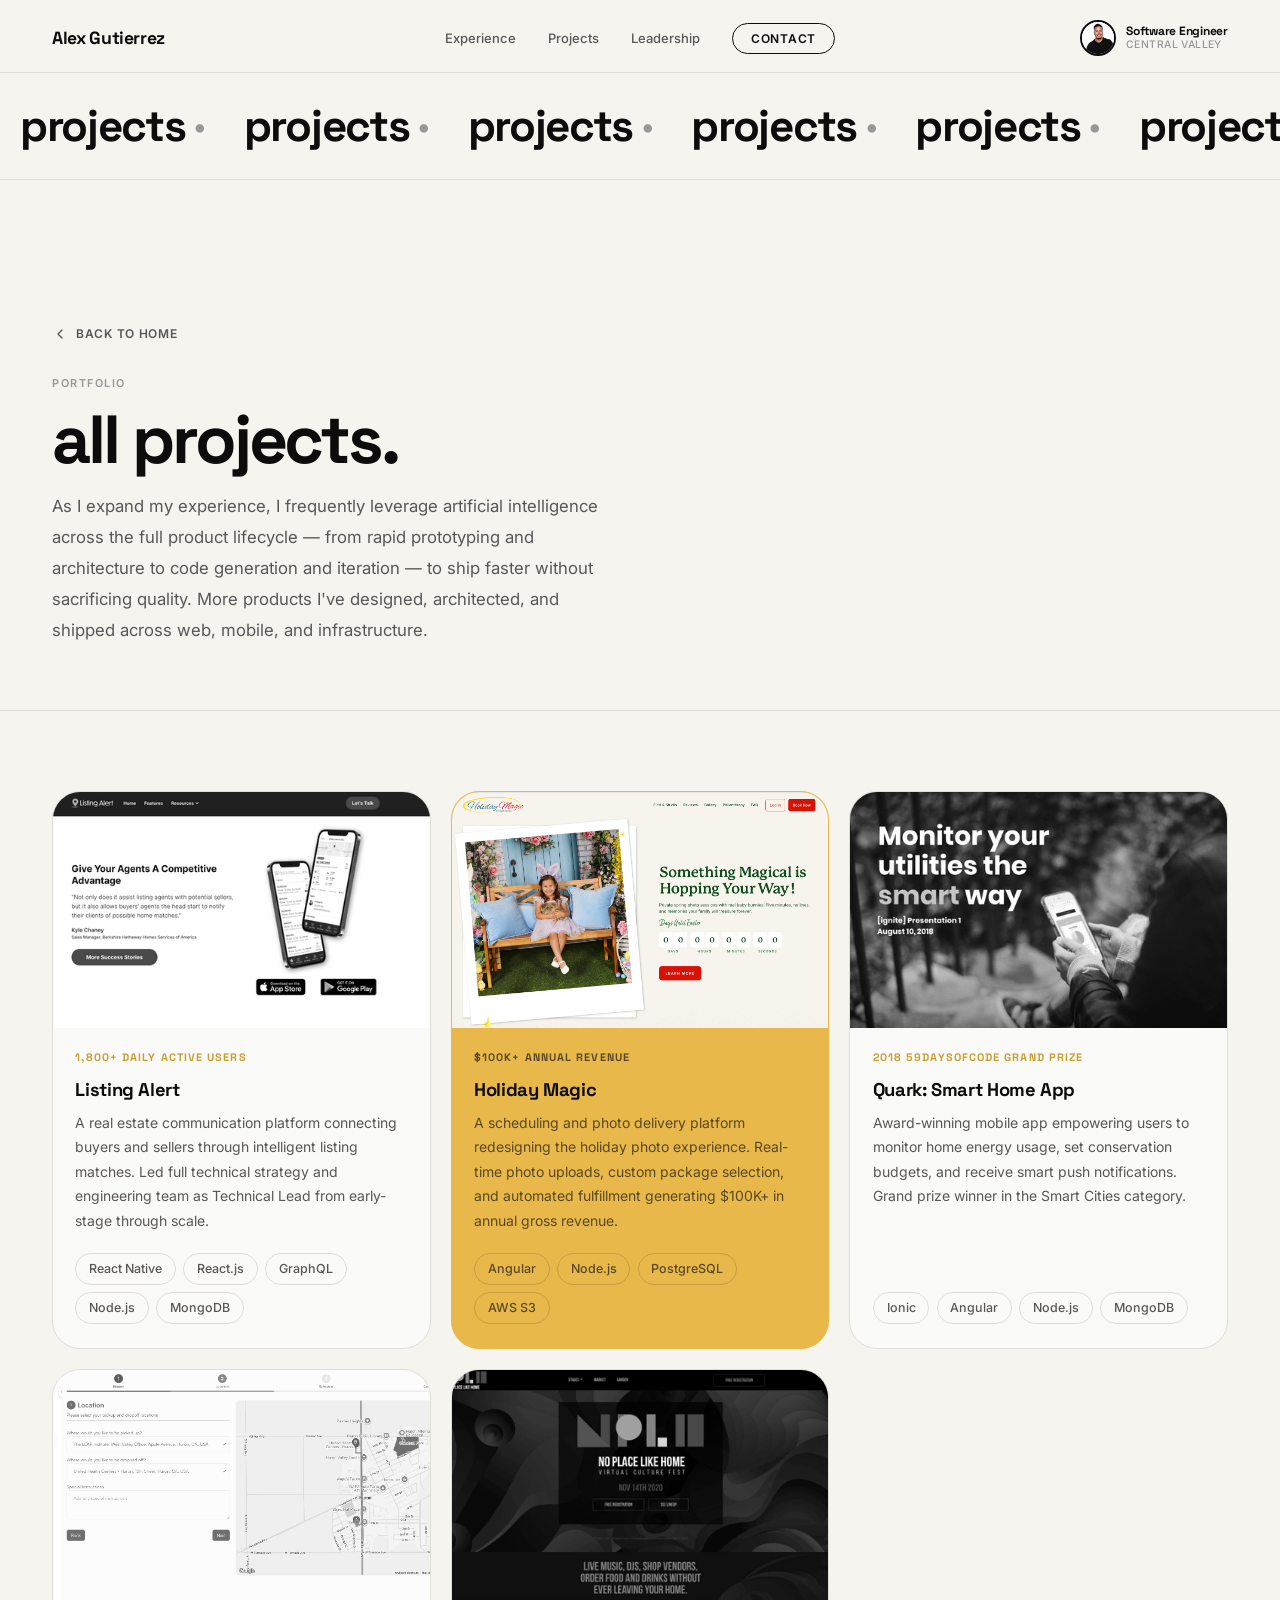
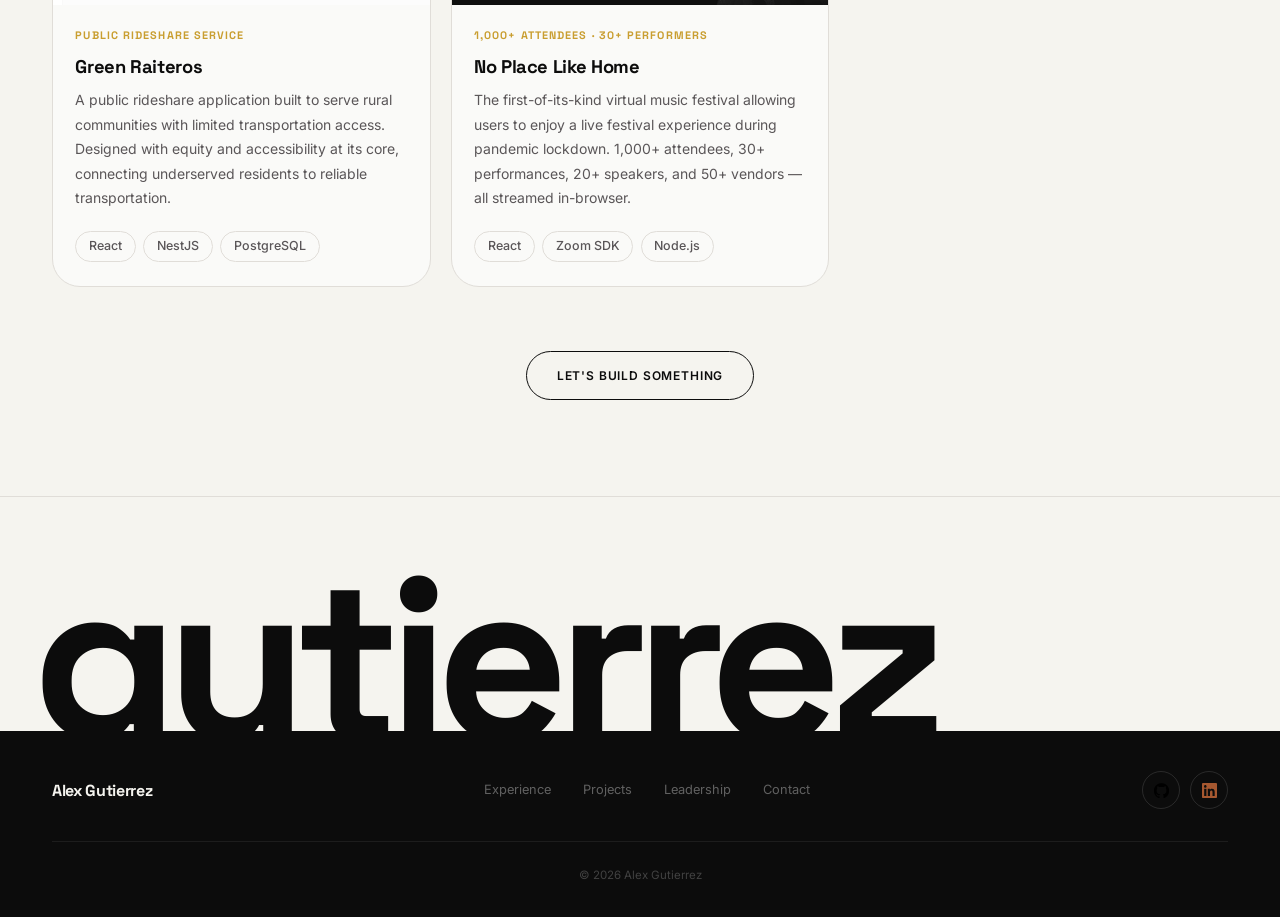
<file: projects.html>
<!DOCTYPE html>
<html lang="en">
<head>
  <meta charset="UTF-8">
  <meta name="viewport" content="width=device-width, initial-scale=1.0">
  <meta name="robots" content="noindex">
  <title>Projects — Alex Gutierrez</title>
  <meta name="description" content="Projects built by Alex Gutierrez — software engineer and engineering leader based in California's Central Valley.">
  <link rel="preconnect" href="https://fonts.googleapis.com">
  <link rel="preconnect" href="https://fonts.gstatic.com" crossorigin>
  <link href="https://fonts.googleapis.com/css2?family=Space+Grotesk:wght@400;500;600;700&family=Inter:wght@300;400;500;600&display=swap" rel="stylesheet">
  <link rel="shortcut icon" href="images/favicon.ico" type="image/x-icon">
  <link rel="apple-touch-icon" href="images/webclip.png">
  <style>
    :root {
      --off-white: #F5F4EF;
      --white:     #FAFAF8;
      --black:     #0C0C0C;
      --amber:     #E8B84B;
      --amber-dk:  #C99E30;
      --grey:      #5A5658;
      --grey-lt:   #9A9698;
      --border:    #E0DDD8;
    }

    *, *::before, *::after { margin: 0; padding: 0; box-sizing: border-box; }
    html { scroll-behavior: smooth; }

    body {
      font-family: 'Inter', sans-serif;
      background: var(--off-white);
      color: var(--black);
      line-height: 1.6;
      font-size: 16px;
      overflow-x: hidden;
    }

    a { text-decoration: none; color: inherit; }

    .container {
      max-width: 1240px;
      margin: 0 auto;
      padding: 0 2rem;
    }

    .container-wide {
      max-width: 1400px;
      margin: 0 auto;
      padding: 0 2rem;
    }

    /* ── NAV ── */
    .nav {
      position: fixed;
      top: 0; left: 0; right: 0;
      z-index: 100;
      padding: 1.25rem 0;
      transition: background 0.3s, border-color 0.3s;
      border-bottom: 1px solid transparent;
    }

    .nav.scrolled {
      background: rgba(245,244,239,0.95);
      border-color: var(--border);
      backdrop-filter: blur(10px);
    }

    .nav-inner {
      display: grid;
      grid-template-columns: minmax(0, 1fr) auto minmax(0, 1fr);
      align-items: center;
      gap: 1rem;
    }

    .nav-logo {
      font-family: 'Space Grotesk', sans-serif;
      font-weight: 700;
      font-size: 1.1rem;
      letter-spacing: -0.02em;
      justify-self: start;
    }

    .nav-links {
      display: flex;
      align-items: center;
      gap: 2rem;
      list-style: none;
      justify-self: center;
    }

    .nav-links a {
      font-size: 0.8125rem;
      font-weight: 500;
      color: var(--grey);
      transition: color 0.2s;
    }

    .nav-links a:hover { color: var(--black); }

    .nav-cta {
      font-size: 0.75rem !important;
      font-weight: 600 !important;
      letter-spacing: 0.06em !important;
      text-transform: uppercase;
      color: var(--black) !important;
      border: 1.5px solid var(--black);
      padding: 0.45rem 1.1rem;
      border-radius: 100px;
      transition: background 0.2s, color 0.2s !important;
    }

    .nav-cta:hover { background: var(--black) !important; color: var(--off-white) !important; }

    .nav-profile {
      display: flex;
      align-items: center;
      gap: 0.65rem;
      justify-self: end;
    }

    .nav-avatar {
      width: 36px;
      height: 36px;
      border-radius: 50%;
      object-fit: cover;
      border: 2px solid var(--black);
    }

    .nav-identity {
      display: flex;
      flex-direction: column;
      line-height: 1.15;
    }

    .nav-identity strong {
      font-family: 'Space Grotesk', sans-serif;
      font-size: 0.75rem;
      font-weight: 700;
      letter-spacing: -0.02em;
    }

    .nav-identity span {
      font-size: 0.65rem;
      font-weight: 500;
      color: var(--grey-lt);
      letter-spacing: 0.04em;
      text-transform: uppercase;
    }

    .nav-toggle {
      display: none;
      flex-direction: column;
      gap: 5px;
      background: none;
      border: none;
      cursor: pointer;
      justify-self: end;
      grid-column: 3;
    }

    .nav-toggle span {
      display: block;
      width: 22px;
      height: 2px;
      background: var(--black);
      transition: all 0.3s;
    }

    .nav-mobile {
      display: none;
      background: var(--off-white);
      border-top: 1px solid var(--border);
    }

    .nav-mobile.open { display: block; }

    .nav-mobile a {
      display: block;
      padding: 0.875rem 2rem;
      font-size: 0.9rem;
      font-weight: 500;
      color: var(--grey);
      border-bottom: 1px solid var(--border);
    }

    /* ── MARQUEE ── */
    .marquee-band {
      background: var(--black);
      padding: 1.1rem 0;
      overflow: hidden;
    }

    .marquee-track {
      display: flex;
      white-space: nowrap;
      animation: marquee 24s linear infinite;
    }

    .marquee-track--slow {
      animation-duration: 36s;
    }

    @keyframes marquee {
      from { transform: translateX(0); }
      to   { transform: translateX(-50%); }
    }

    .marquee-item {
      font-family: 'Space Grotesk', sans-serif;
      font-weight: 700;
      font-size: clamp(1.2rem, 2.5vw, 1.875rem);
      letter-spacing: -0.01em;
      color: var(--off-white);
      padding: 0 1.25rem;
      flex-shrink: 0;
    }

    .marquee-dot { color: var(--amber); }

    .marquee-band--light {
      background: var(--off-white);
      border-top: 1px solid var(--border);
      border-bottom: 1px solid var(--border);
    }

    .marquee-band--light .marquee-item {
      color: var(--black);
      font-size: clamp(1.5rem, 4vw, 2.75rem);
      letter-spacing: -0.03em;
    }

    .marquee-band--light .marquee-dot { color: var(--grey-lt); }

    .nav + .marquee-band {
      margin-top: 72px;
    }

    /* ── PAGE HEADER ── */
    .page-hero {
      padding: clamp(7rem, 14vw, 9rem) 0 clamp(2.5rem, 6vw, 4rem);
      border-bottom: 1px solid var(--border);
    }

    .back-link {
      display: inline-flex;
      align-items: center;
      gap: 0.5rem;
      font-size: 0.75rem;
      font-weight: 600;
      letter-spacing: 0.06em;
      text-transform: uppercase;
      color: var(--grey);
      margin-bottom: 2rem;
      transition: color 0.2s;
    }

    .back-link:hover { color: var(--black); }

    .section-overline {
      display: block;
      font-size: 0.68rem;
      font-weight: 600;
      letter-spacing: 0.14em;
      text-transform: uppercase;
      color: var(--grey-lt);
      margin-bottom: 1rem;
    }

    .section-head {
      font-family: 'Space Grotesk', sans-serif;
      font-weight: 700;
      font-size: clamp(2.5rem, 5.5vw, 4.25rem);
      letter-spacing: -0.045em;
      line-height: 0.92;
      text-transform: lowercase;
      color: var(--black);
      margin-bottom: 1.25rem;
    }

    .page-intro-copy {
      font-size: 1.05rem;
      color: var(--grey);
      line-height: 1.85;
      max-width: 52ch;
    }

    /* ── PROJECTS GRID ── */
    .projects-section {
      padding: clamp(3rem, 8vw, 5rem) 0 clamp(4rem, 10vw, 6rem);
    }

    .projects-grid {
      display: grid;
      grid-template-columns: repeat(3, minmax(0, 1fr));
      gap: 1.25rem;
    }

    .project-card {
      background: var(--white);
      border: 1px solid var(--border);
      border-radius: clamp(18px, 2.5vw, 28px);
      overflow: hidden;
      display: flex;
      flex-direction: column;
      transition: transform 0.35s ease, box-shadow 0.35s ease;
    }

    .project-card:hover {
      transform: translateY(-6px);
      box-shadow: 0 24px 60px rgba(12,12,12,0.14);
    }

    .project-card--accent {
      background: var(--amber);
      border-color: var(--amber);
    }

    .project-img-wrap {
      aspect-ratio: 16 / 10;
      overflow: hidden;
      background: var(--border);
    }

    .project-card--accent .project-img-wrap {
      background: var(--amber-dk);
    }

    .project-img {
      width: 100%;
      height: 100%;
      object-fit: cover;
      object-position: top center;
      display: block;
      filter: grayscale(1);
      transition: filter 0.45s ease, transform 0.6s ease;
    }

    .project-card--accent .project-img {
      filter: grayscale(0);
    }

    .project-card:hover .project-img {
      filter: grayscale(0);
      transform: scale(1.04);
    }

    .project-body {
      padding: 1.35rem 1.4rem 1.5rem;
      flex: 1;
      display: flex;
      flex-direction: column;
    }

    .project-metric {
      display: inline-block;
      font-family: 'Space Grotesk', sans-serif;
      font-size: 0.68rem;
      font-weight: 700;
      letter-spacing: 0.1em;
      text-transform: uppercase;
      color: var(--amber-dk);
      margin-bottom: 0.75rem;
    }

    .project-card--accent .project-metric {
      color: var(--black);
      opacity: 0.65;
    }

    .project-card h3 {
      font-family: 'Space Grotesk', sans-serif;
      font-weight: 700;
      font-size: 1.15rem;
      letter-spacing: -0.02em;
      line-height: 1.2;
      margin-bottom: 0.625rem;
      color: var(--black);
    }

    .project-card p {
      font-size: 0.875rem;
      color: var(--grey);
      line-height: 1.75;
      margin-bottom: 1.25rem;
      flex: 1;
    }

    .project-card--accent p {
      color: rgba(12,12,12,0.65);
    }

    .project-tags {
      display: flex;
      flex-wrap: wrap;
      gap: 0.45rem;
    }

    .project-tag {
      font-size: 0.78rem;
      font-weight: 500;
      color: var(--grey);
      border: 1px solid var(--border);
      padding: 0.3rem 0.8rem;
      border-radius: 100px;
      transition: border-color 0.2s, color 0.2s;
    }

    .project-card--accent .project-tag {
      border-color: rgba(12,12,12,0.15);
      color: rgba(12,12,12,0.65);
    }

    .project-card:hover .project-tag {
      border-color: var(--black);
      color: var(--black);
    }

    .projects-footer-cta {
      text-align: center;
      margin-top: clamp(2.5rem, 6vw, 4rem);
    }

    .btn-outline {
      display: inline-block;
      border: 1.5px solid var(--black);
      color: var(--black);
      font-size: 0.75rem;
      font-weight: 600;
      letter-spacing: 0.07em;
      text-transform: uppercase;
      padding: 0.875rem 1.875rem;
      border-radius: 100px;
      transition: background 0.2s, color 0.2s, transform 0.15s;
    }

    .btn-outline:hover {
      background: var(--black);
      color: var(--off-white);
      transform: translateY(-1px);
    }

    /* ── FOOTER ── */
    .footer-wordmark-band {
      background: var(--off-white);
      padding: clamp(2rem, 5vw, 3rem) 0 0;
      overflow: hidden;
      border-top: 1px solid var(--border);
    }

    .footer-wordmark-band .footer-wordmark {
      font-family: 'Space Grotesk', sans-serif;
      font-weight: 700;
      font-size: clamp(5.5rem, 18vw, 15rem);
      letter-spacing: -0.055em;
      line-height: 0.72;
      text-transform: lowercase;
      color: var(--black);
      display: block;
      margin: 0;
      padding-bottom: clamp(0.5rem, 2vw, 1.25rem);
      transform: translateY(18%);
      user-select: none;
    }

    .footer-bar {
      background: var(--black);
      padding: 2.5rem 0 0;
      overflow: hidden;
    }

    .footer-top {
      display: flex;
      align-items: center;
      justify-content: space-between;
      flex-wrap: wrap;
      gap: 1.5rem;
      padding-bottom: 2rem;
      border-bottom: 1px solid rgba(255,255,255,0.07);
    }

    .footer-logo {
      font-family: 'Space Grotesk', sans-serif;
      font-weight: 700;
      font-size: 1rem;
      color: var(--off-white);
      letter-spacing: -0.02em;
    }

    .footer-nav { display: flex; gap: 2rem; flex-wrap: wrap; }

    .footer-nav a {
      font-size: 0.8rem;
      color: rgba(255,255,255,0.35);
      transition: color 0.2s;
    }

    .footer-nav a:hover { color: var(--off-white); }

    .footer-social { display: flex; gap: 0.625rem; }

    .footer-social a {
      width: 38px;
      height: 38px;
      border: 1px solid rgba(255,255,255,0.12);
      border-radius: 50%;
      display: flex;
      align-items: center;
      justify-content: center;
      transition: border-color 0.2s;
    }

    .footer-social a:hover { border-color: var(--amber); }
    .footer-social img { width: 15px; height: 15px; filter: invert(1) brightness(0.65); }

    .footer-copy {
      text-align: center;
      font-size: 0.72rem;
      color: rgba(255,255,255,0.22);
      padding: 1.5rem 0 2rem;
      margin: 0;
    }

    /* ── ANIMATIONS ── */
    .fade-up {
      opacity: 0;
      transform: translateY(22px);
      transition: opacity 0.55s ease, transform 0.55s ease;
    }

    .fade-up.visible { opacity: 1; transform: translateY(0); }

    /* ── RESPONSIVE ── */
    @media (max-width: 1100px) {
      .projects-grid { grid-template-columns: repeat(2, minmax(0, 1fr)); }
    }

    @media (max-width: 900px) {
      .nav-profile { display: none; }
    }

    @media (max-width: 640px) {
      .nav-inner {
        display: flex;
        justify-content: space-between;
        align-items: center;
      }

      .nav-links { display: none; }
      .nav-toggle { display: flex; }

      .projects-grid { grid-template-columns: 1fr; max-width: 420px; margin: 0 auto; }

      .footer-top { flex-direction: column; align-items: flex-start; }
      .footer-nav { gap: 1rem; }
    }
  </style>
</head>
<body>

  <!-- NAV -->
  <nav class="nav scrolled" id="navbar">
    <div class="container">
      <div class="nav-inner">
        <a href="index.html" class="nav-logo">Alex Gutierrez</a>
        <ul class="nav-links">
          <li><a href="index.html#experience">Experience</a></li>
          <li><a href="index.html#projects">Projects</a></li>
          <li><a href="index.html#leadership">Leadership</a></li>
          <li><a href="index.html#contact" class="nav-cta">Contact</a></li>
        </ul>
        <div class="nav-profile">
          <img class="nav-avatar" src="images/My-project-p-500.jpg" width="72" height="72" alt="">
          <div class="nav-identity">
            <strong>Software Engineer</strong>
            <span>Central Valley</span>
          </div>
        </div>
        <button class="nav-toggle" id="navToggle" aria-label="Open navigation">
          <span></span><span></span><span></span>
        </button>
      </div>
    </div>
    <div class="nav-mobile" id="navMobile">
      <a href="index.html#experience">Experience</a>
      <a href="index.html#projects">Projects</a>
      <a href="index.html#leadership">Leadership</a>
      <a href="index.html#contact">Contact</a>
    </div>
  </nav>

  <!-- MARQUEE -->
  <div class="marquee-band marquee-band--light">
    <div class="marquee-track marquee-track--slow">
      <span class="marquee-item">projects <span class="marquee-dot">·</span></span>
      <span class="marquee-item">projects <span class="marquee-dot">·</span></span>
      <span class="marquee-item">projects <span class="marquee-dot">·</span></span>
      <span class="marquee-item">projects <span class="marquee-dot">·</span></span>
      <span class="marquee-item">projects <span class="marquee-dot">·</span></span>
      <span class="marquee-item">projects <span class="marquee-dot">·</span></span>
      <span class="marquee-item">projects <span class="marquee-dot">·</span></span>
      <span class="marquee-item">projects <span class="marquee-dot">·</span></span>
      <span class="marquee-item">projects <span class="marquee-dot">·</span></span>
      <span class="marquee-item">projects <span class="marquee-dot">·</span></span>
      <span class="marquee-item">projects <span class="marquee-dot">·</span></span>
      <span class="marquee-item">projects <span class="marquee-dot">·</span></span>
    </div>
  </div>

  <!-- PAGE HEADER -->
  <header class="page-hero">
    <div class="container">
      <a href="index.html#projects" class="back-link fade-up">
        <svg width="16" height="16" viewBox="0 0 24 24" fill="none" stroke="currentColor" stroke-width="2" stroke-linecap="round" stroke-linejoin="round" aria-hidden="true"><polyline points="15 18 9 12 15 6"/></svg>
        Back to home
      </a>
      <span class="section-overline fade-up">Portfolio</span>
      <h1 class="section-head fade-up">all projects.</h1>
      <p class="page-intro-copy fade-up">As I expand my experience, I frequently leverage artificial intelligence across the full product lifecycle — from rapid prototyping and architecture to code generation and iteration — to ship faster without sacrificing quality. More products I've designed, architected, and shipped across web, mobile, and infrastructure.</p>
    </div>
  </header>

  <!-- PROJECTS GRID -->
  <section class="projects-section">
    <div class="container">
      <div class="projects-grid">

        <article class="project-card fade-up">
          <div class="project-img-wrap">
            <img class="project-img"
              src="images/Screenshot-2023-06-11-at-10.25.47-PM.png"
              srcset="images/Screenshot-2023-06-11-at-10.25.47-PM-p-500.png 500w, images/Screenshot-2023-06-11-at-10.25.47-PM-p-800.png 800w"
              sizes="(max-width: 640px) 100vw, (max-width: 1100px) 50vw, 33vw"
              alt="Listing Alert">
          </div>
          <div class="project-body">
            <span class="project-metric">1,800+ Daily Active Users</span>
            <h3>Listing Alert</h3>
            <p>A real estate communication platform connecting buyers and sellers through intelligent listing matches. Led full technical strategy and engineering team as Technical Lead from early-stage through scale.</p>
            <div class="project-tags">
              <span class="project-tag">React Native</span>
              <span class="project-tag">React.js</span>
              <span class="project-tag">GraphQL</span>
              <span class="project-tag">Node.js</span>
              <span class="project-tag">MongoDB</span>
            </div>
          </div>
        </article>

        <article class="project-card project-card--accent fade-up">
          <div class="project-img-wrap">
            <img class="project-img"
              src="images/holidaymagic.png"
              alt="Holiday Magic">
          </div>
          <div class="project-body">
            <span class="project-metric">$100K+ Annual Revenue</span>
            <h3>Holiday Magic</h3>
            <p>A scheduling and photo delivery platform redesigning the holiday photo experience. Real-time photo uploads, custom package selection, and automated fulfillment generating $100K+ in annual gross revenue.</p>
            <div class="project-tags">
              <span class="project-tag">Angular</span>
              <span class="project-tag">Node.js</span>
              <span class="project-tag">PostgreSQL</span>
              <span class="project-tag">AWS S3</span>
            </div>
          </div>
        </article>

        <article class="project-card fade-up">
          <div class="project-img-wrap">
            <img class="project-img"
              src="images/Screenshot-2023-06-11-at-10.18.02-PM.png"
              srcset="images/Screenshot-2023-06-11-at-10.18.02-PM-p-500.png 500w, images/Screenshot-2023-06-11-at-10.18.02-PM-p-800.png 800w"
              sizes="(max-width: 640px) 100vw, (max-width: 1100px) 50vw, 33vw"
              alt="Quark Smart Home">
          </div>
          <div class="project-body">
            <span class="project-metric">2018 59DaysOfCode Grand Prize</span>
            <h3>Quark: Smart Home App</h3>
            <p>Award-winning mobile app empowering users to monitor home energy usage, set conservation budgets, and receive smart push notifications. Grand prize winner in the Smart Cities category.</p>
            <div class="project-tags">
              <span class="project-tag">Ionic</span>
              <span class="project-tag">Angular</span>
              <span class="project-tag">Node.js</span>
              <span class="project-tag">MongoDB</span>
            </div>
          </div>
        </article>

        <article class="project-card fade-up">
          <div class="project-img-wrap">
            <img class="project-img"
              src="images/greenraiteros3.png"
              alt="Green Raiteros">
          </div>
          <div class="project-body">
            <span class="project-metric">Public Rideshare Service</span>
            <h3>Green Raiteros</h3>
            <p>A public rideshare application built to serve rural communities with limited transportation access. Designed with equity and accessibility at its core, connecting underserved residents to reliable transportation.</p>
            <div class="project-tags">
              <span class="project-tag">React</span>
              <span class="project-tag">NestJS</span>
              <span class="project-tag">PostgreSQL</span>
            </div>
          </div>
        </article>

        <article class="project-card fade-up">
          <div class="project-img-wrap">
            <img class="project-img"
              src="images/Screenshot-2023-06-11-at-10.11.52-PM.png"
              srcset="images/Screenshot-2023-06-11-at-10.11.52-PM-p-500.png 500w, images/Screenshot-2023-06-11-at-10.11.52-PM-p-800.png 800w"
              sizes="(max-width: 640px) 100vw, (max-width: 1100px) 50vw, 33vw"
              alt="No Place Like Home">
          </div>
          <div class="project-body">
            <span class="project-metric">1,000+ Attendees · 30+ Performers</span>
            <h3>No Place Like Home</h3>
            <p>The first-of-its-kind virtual music festival allowing users to enjoy a live festival experience during pandemic lockdown. 1,000+ attendees, 30+ performances, 20+ speakers, and 50+ vendors — all streamed in-browser.</p>
            <div class="project-tags">
              <span class="project-tag">React</span>
              <span class="project-tag">Zoom SDK</span>
              <span class="project-tag">Node.js</span>
            </div>
          </div>
        </article>

      </div>

      <div class="projects-footer-cta fade-up">
        <a href="index.html#contact" class="btn-outline">Let's build something</a>
      </div>
    </div>
  </section>

  <div class="footer-wordmark-band">
    <div class="container-wide">
      <span class="footer-wordmark">gutierrez</span>
    </div>
  </div>
  <footer class="footer-bar">
    <div class="container">
      <div class="footer-top">
        <a href="index.html" class="footer-logo">Alex Gutierrez</a>
        <nav class="footer-nav">
          <a href="index.html#experience">Experience</a>
          <a href="index.html#projects">Projects</a>
          <a href="index.html#leadership">Leadership</a>
          <a href="index.html#contact">Contact</a>
        </nav>
        <div class="footer-social">
          <a href="https://github.com/alexg1021" target="_blank" rel="noopener" aria-label="GitHub">
            <img src="images/github-mark-white.png" alt="">
          </a>
          <a href="https://www.linkedin.com/in/alex-gutierrez-mpa-6ba8bb34/" target="_blank" rel="noopener" aria-label="LinkedIn">
            <img src="images/LinkedIn.svg" alt="">
          </a>
        </div>
      </div>
      <p class="footer-copy">&copy; 2026 Alex Gutierrez</p>
    </div>
  </footer>

  <script>
    const navbar = document.getElementById('navbar');
    window.addEventListener('scroll', () => {
      navbar.classList.toggle('scrolled', window.scrollY > 20);
    }, { passive: true });

    const navToggle = document.getElementById('navToggle');
    const navMobile = document.getElementById('navMobile');
    navToggle.addEventListener('click', () => navMobile.classList.toggle('open'));
    navMobile.querySelectorAll('a').forEach(a => a.addEventListener('click', () => navMobile.classList.remove('open')));

    const observer = new IntersectionObserver(entries => {
      entries.forEach(e => { if (e.isIntersecting) e.target.classList.add('visible'); });
    }, { threshold: 0.1 });

    document.querySelectorAll('.fade-up').forEach(el => observer.observe(el));

    function initMarqueeTracks() {
      document.querySelectorAll('.marquee-track').forEach(track => {
        if (!track.dataset.marqueeTemplate) {
          track.dataset.marqueeTemplate = track.innerHTML;
        } else {
          track.innerHTML = track.dataset.marqueeTemplate;
        }

        const band = track.parentElement;
        const template = [...track.children];

        while (track.scrollWidth < band.offsetWidth) {
          template.forEach(item => track.appendChild(item.cloneNode(true)));
        }

        [...track.children].forEach(item => track.appendChild(item.cloneNode(true)));
      });
    }

    let marqueeResizeTimer;
    window.addEventListener('resize', () => {
      window.clearTimeout(marqueeResizeTimer);
      marqueeResizeTimer = window.setTimeout(initMarqueeTracks, 120);
    });

    initMarqueeTracks();
    if (document.fonts && document.fonts.ready) {
      document.fonts.ready.then(initMarqueeTracks);
    }
  </script>
</body>
</html>
</file>
